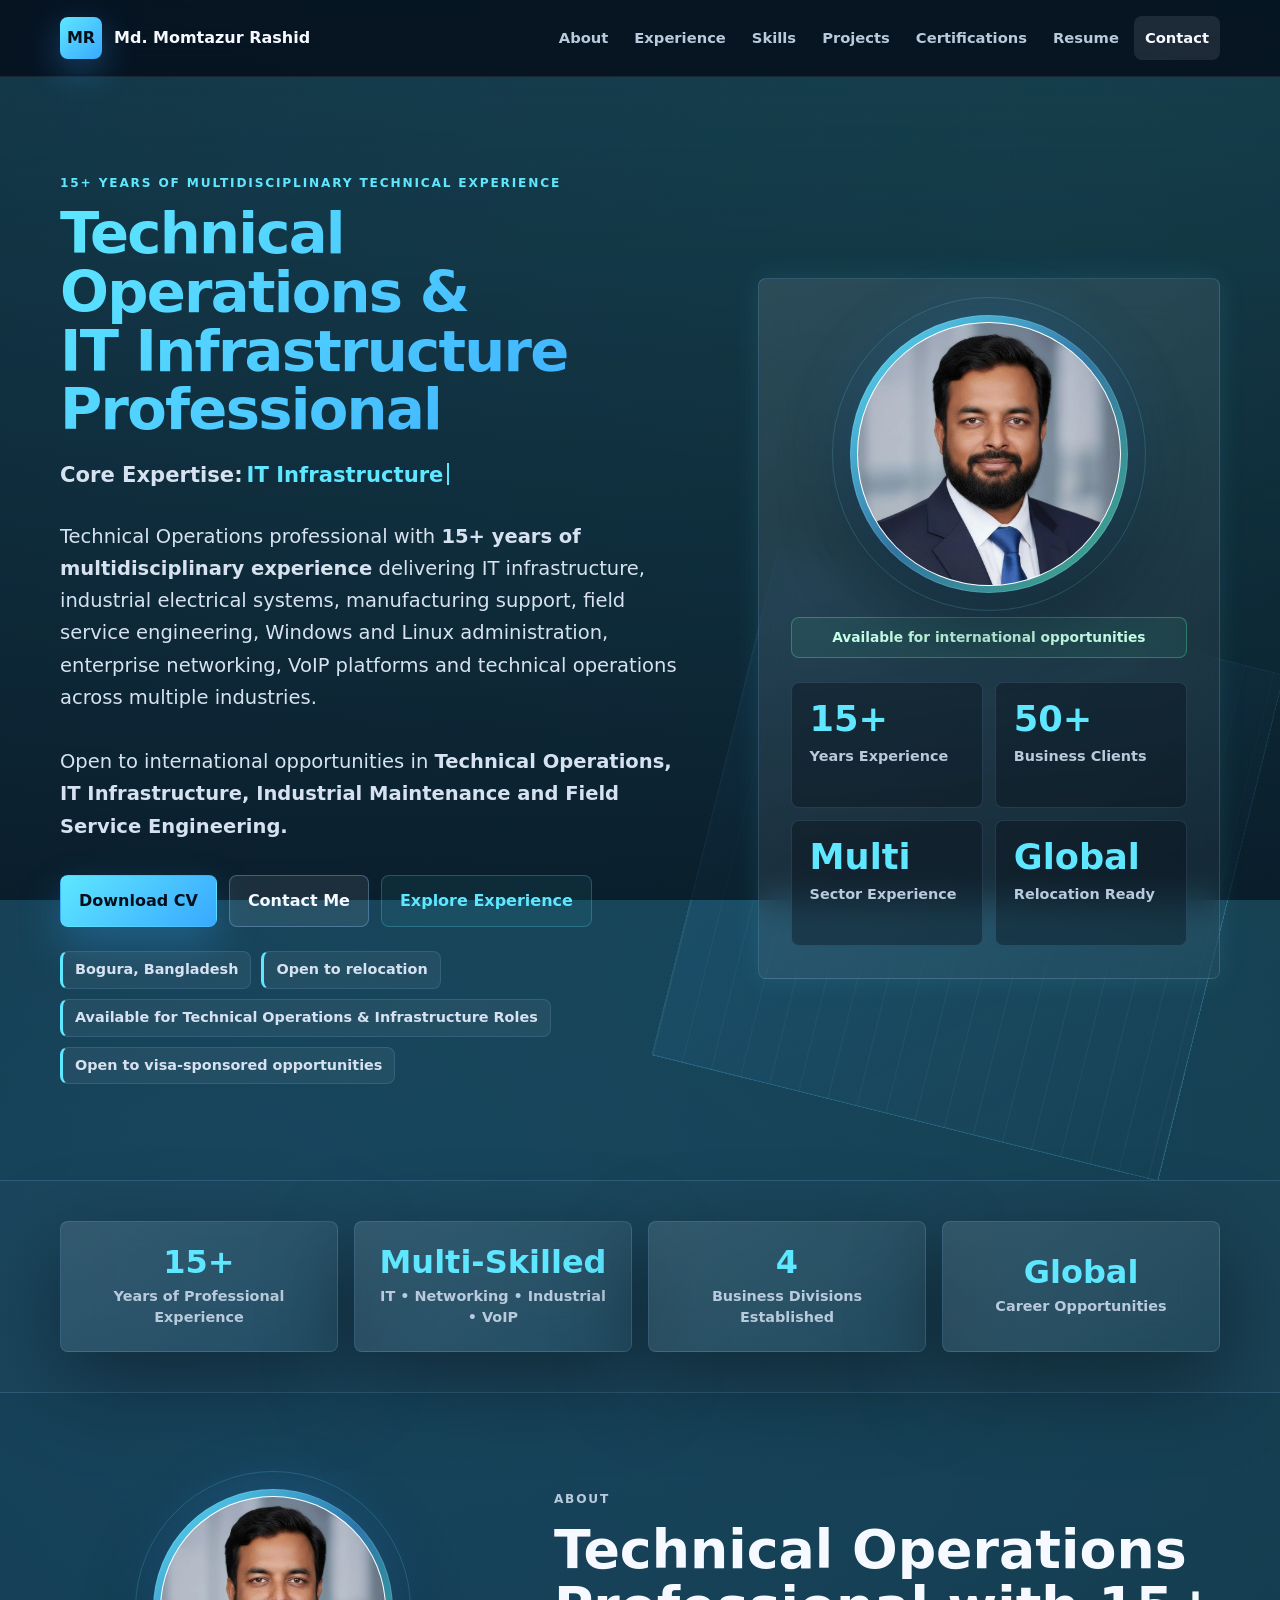
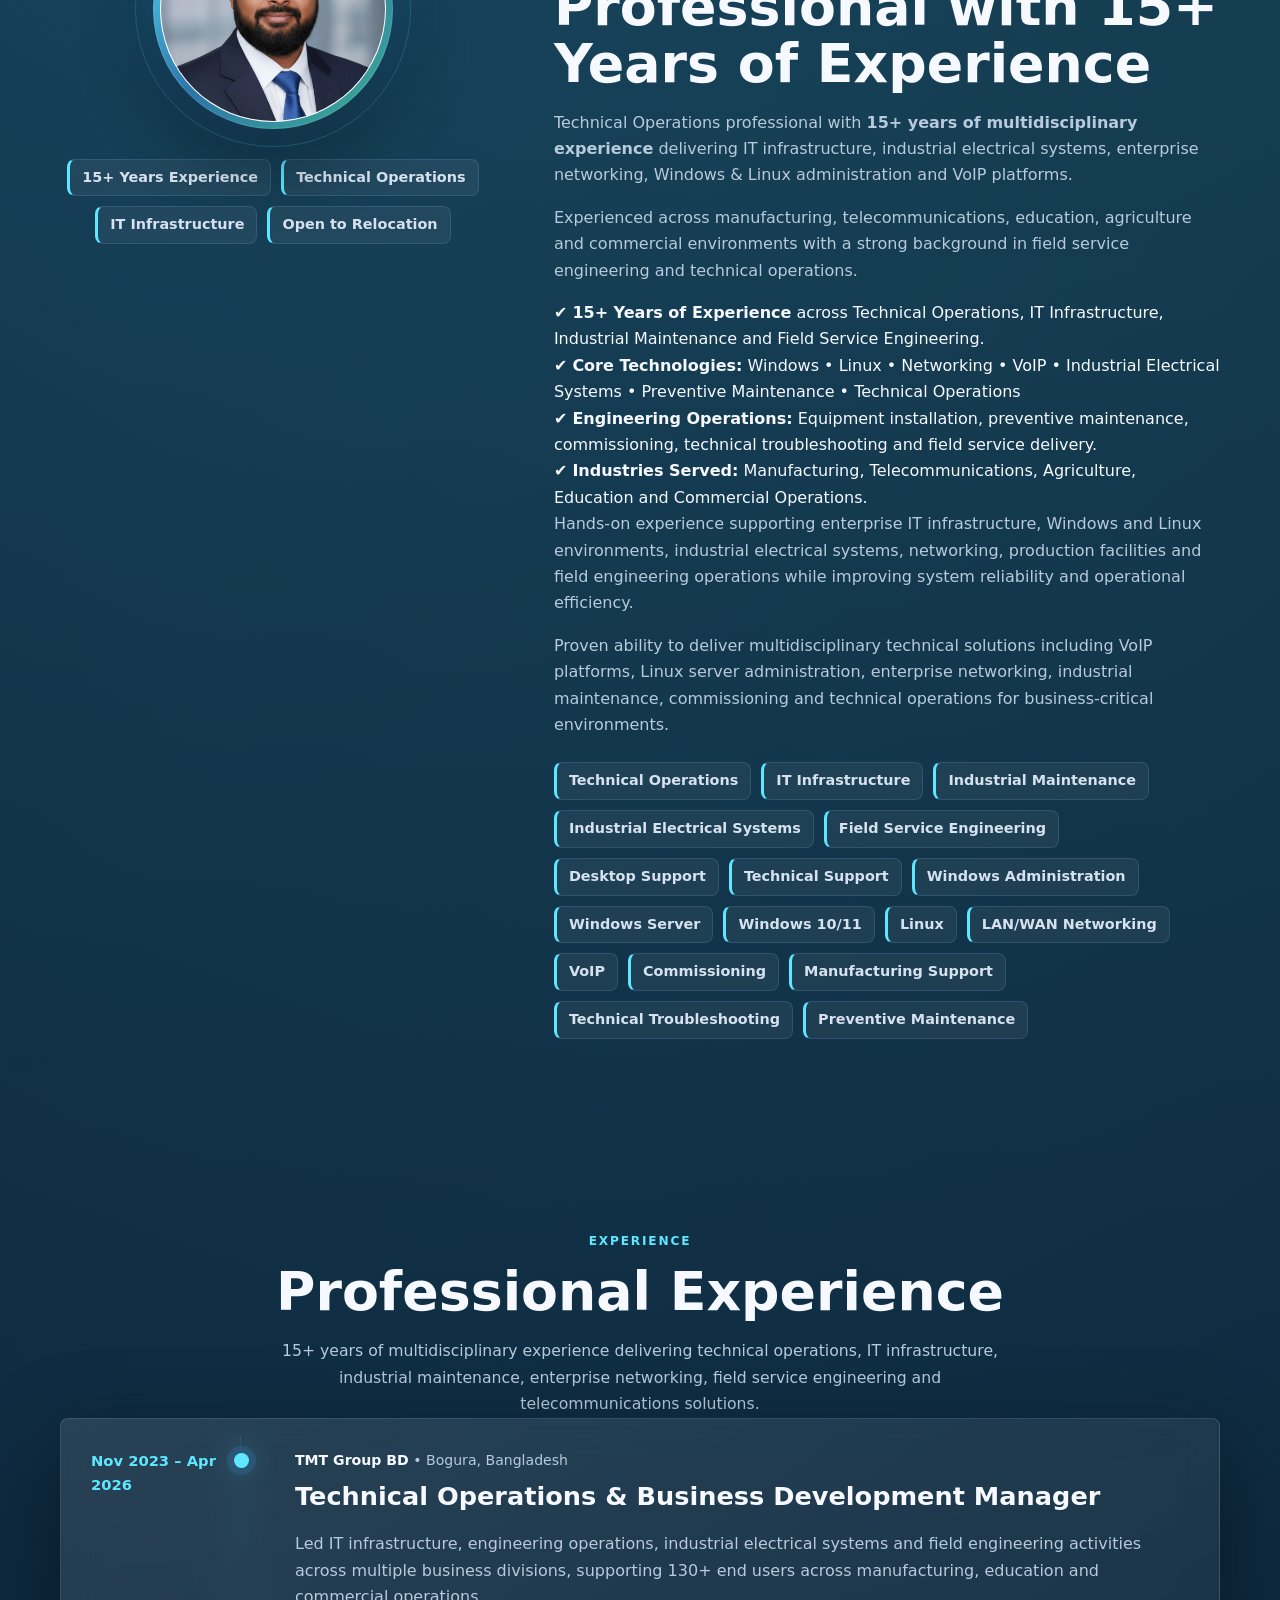
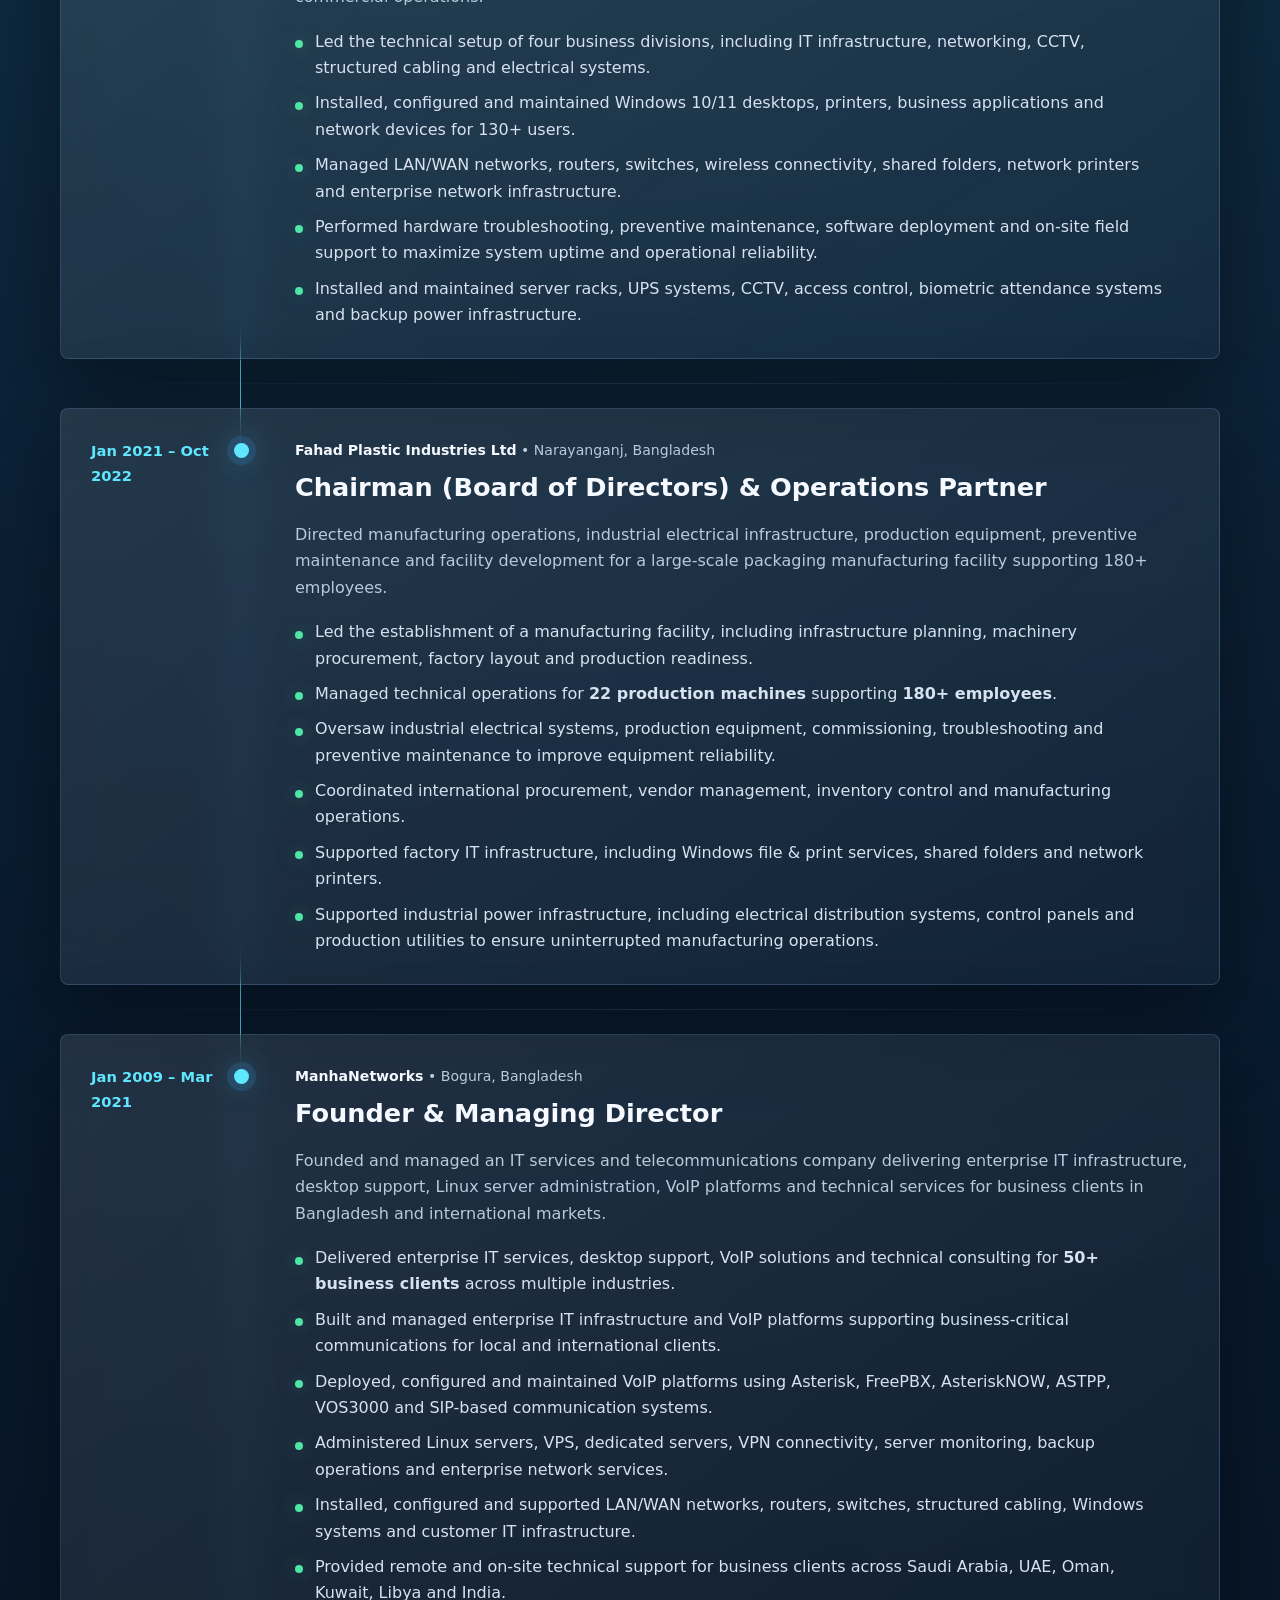
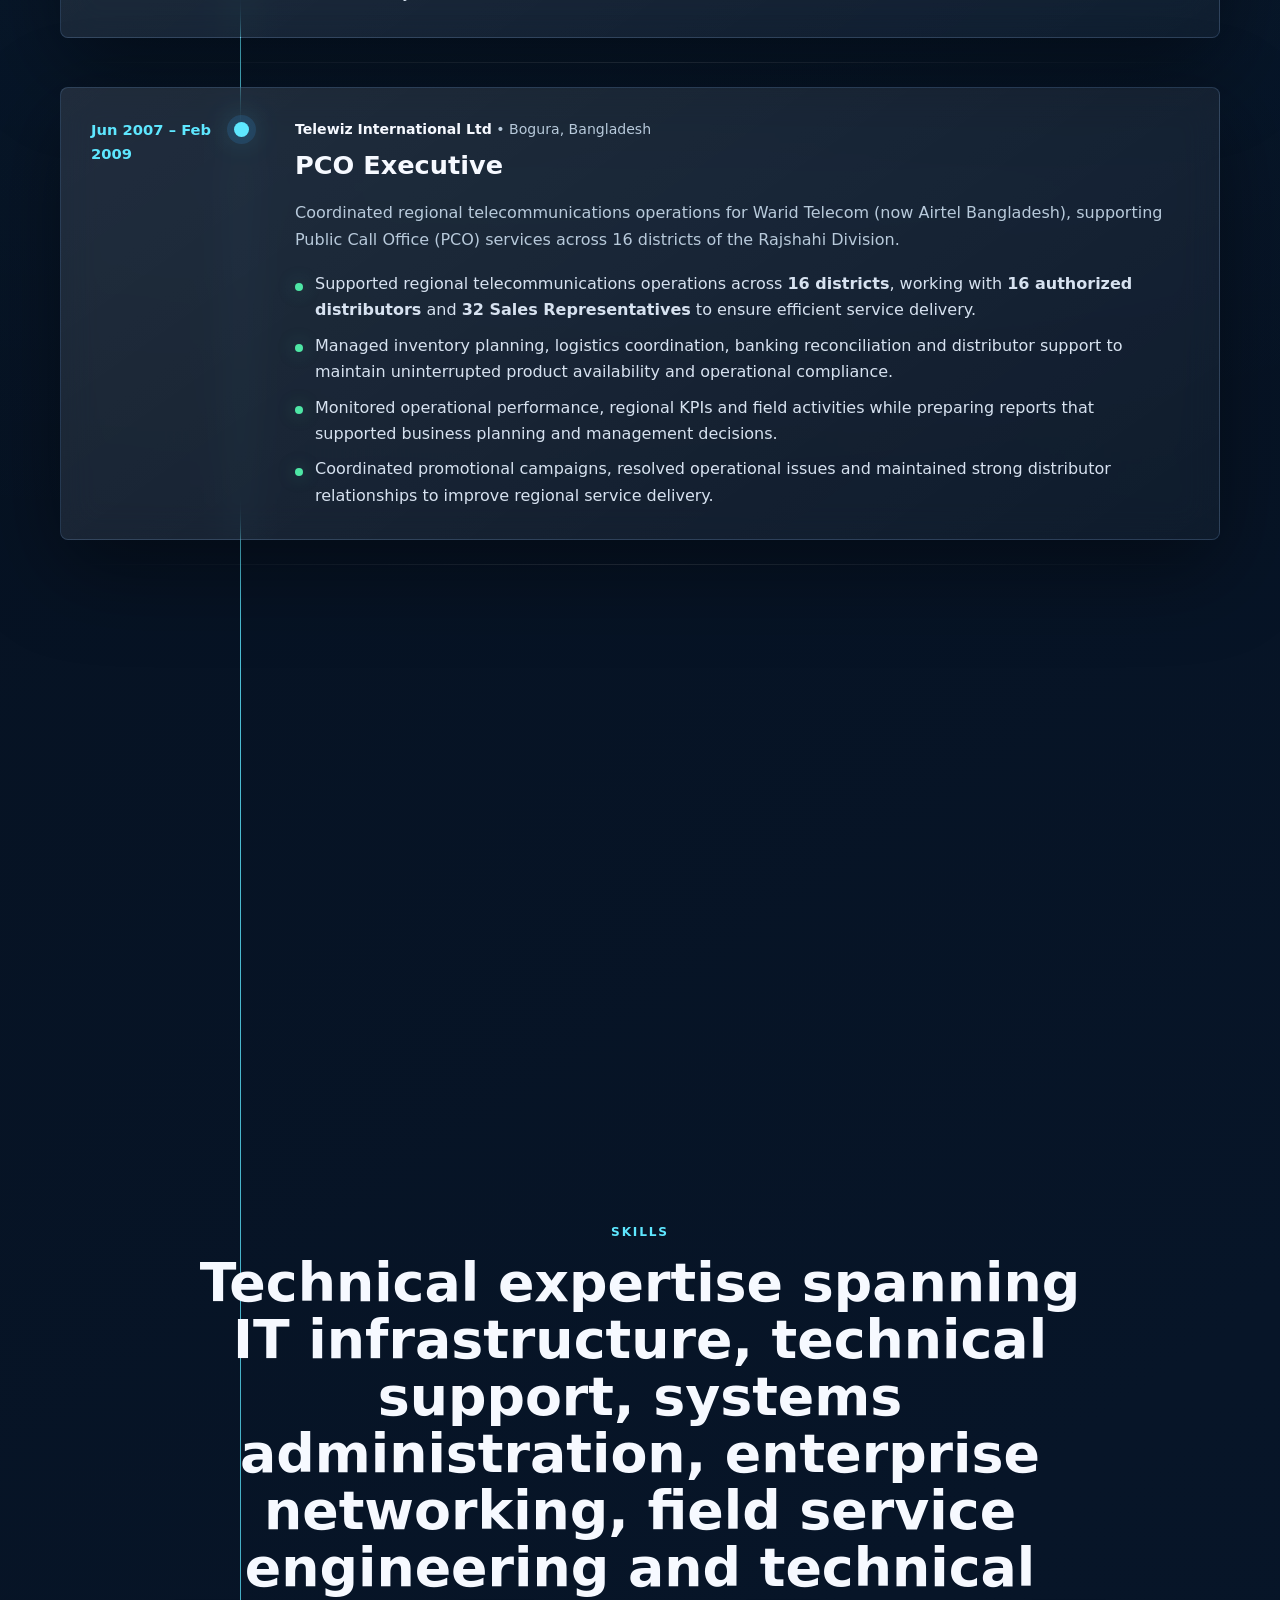
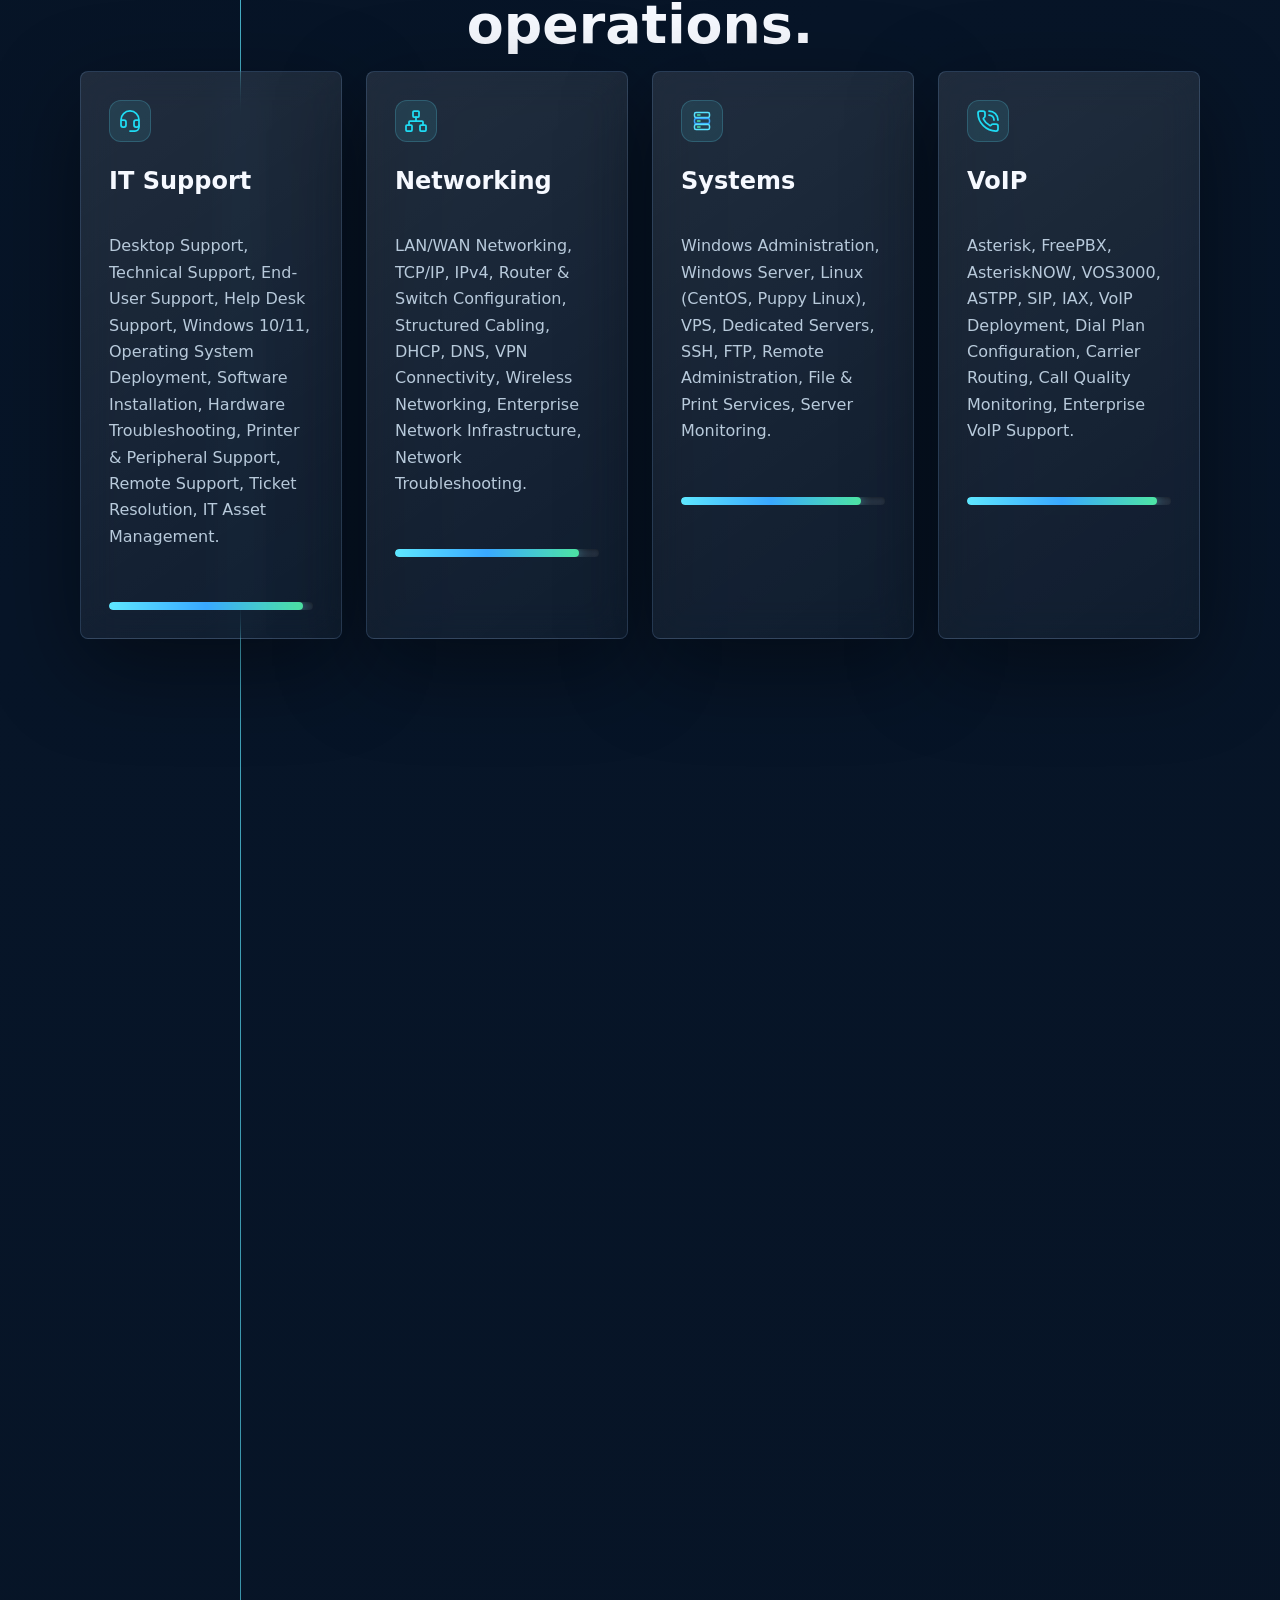
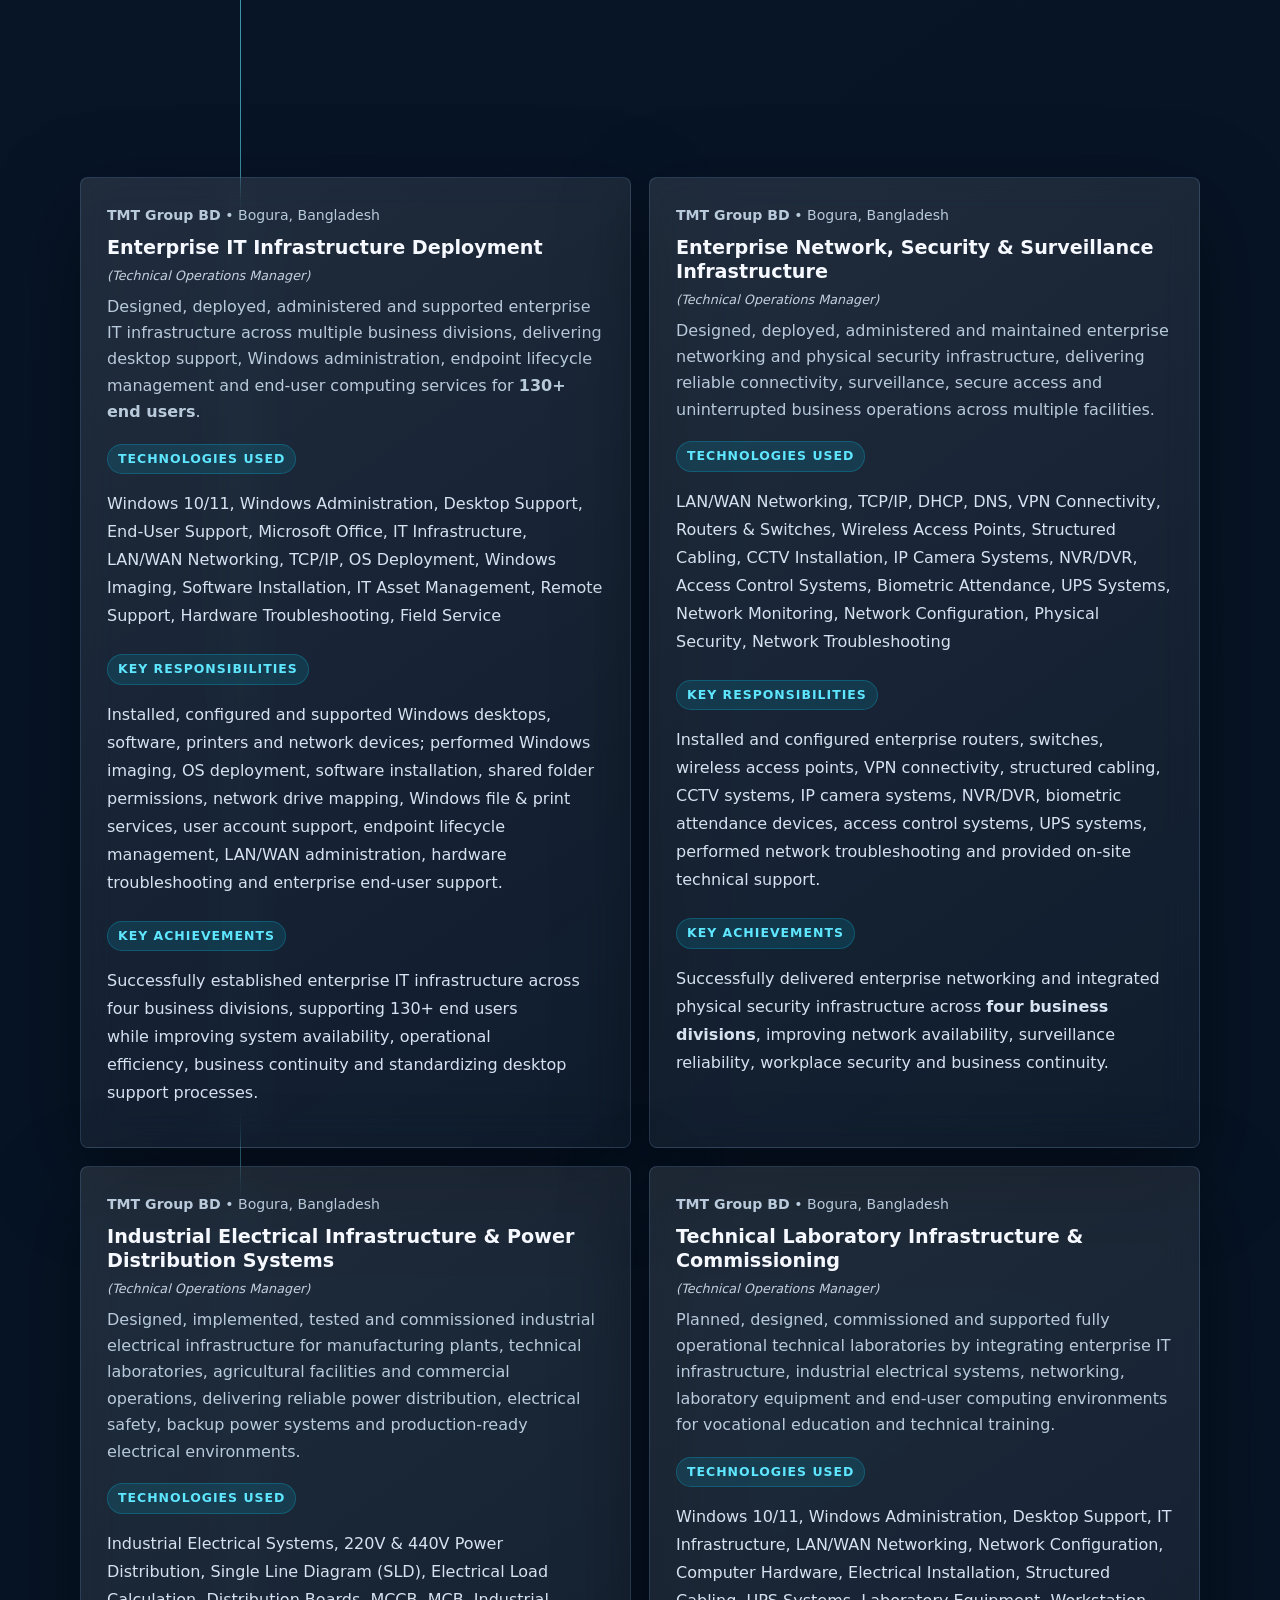
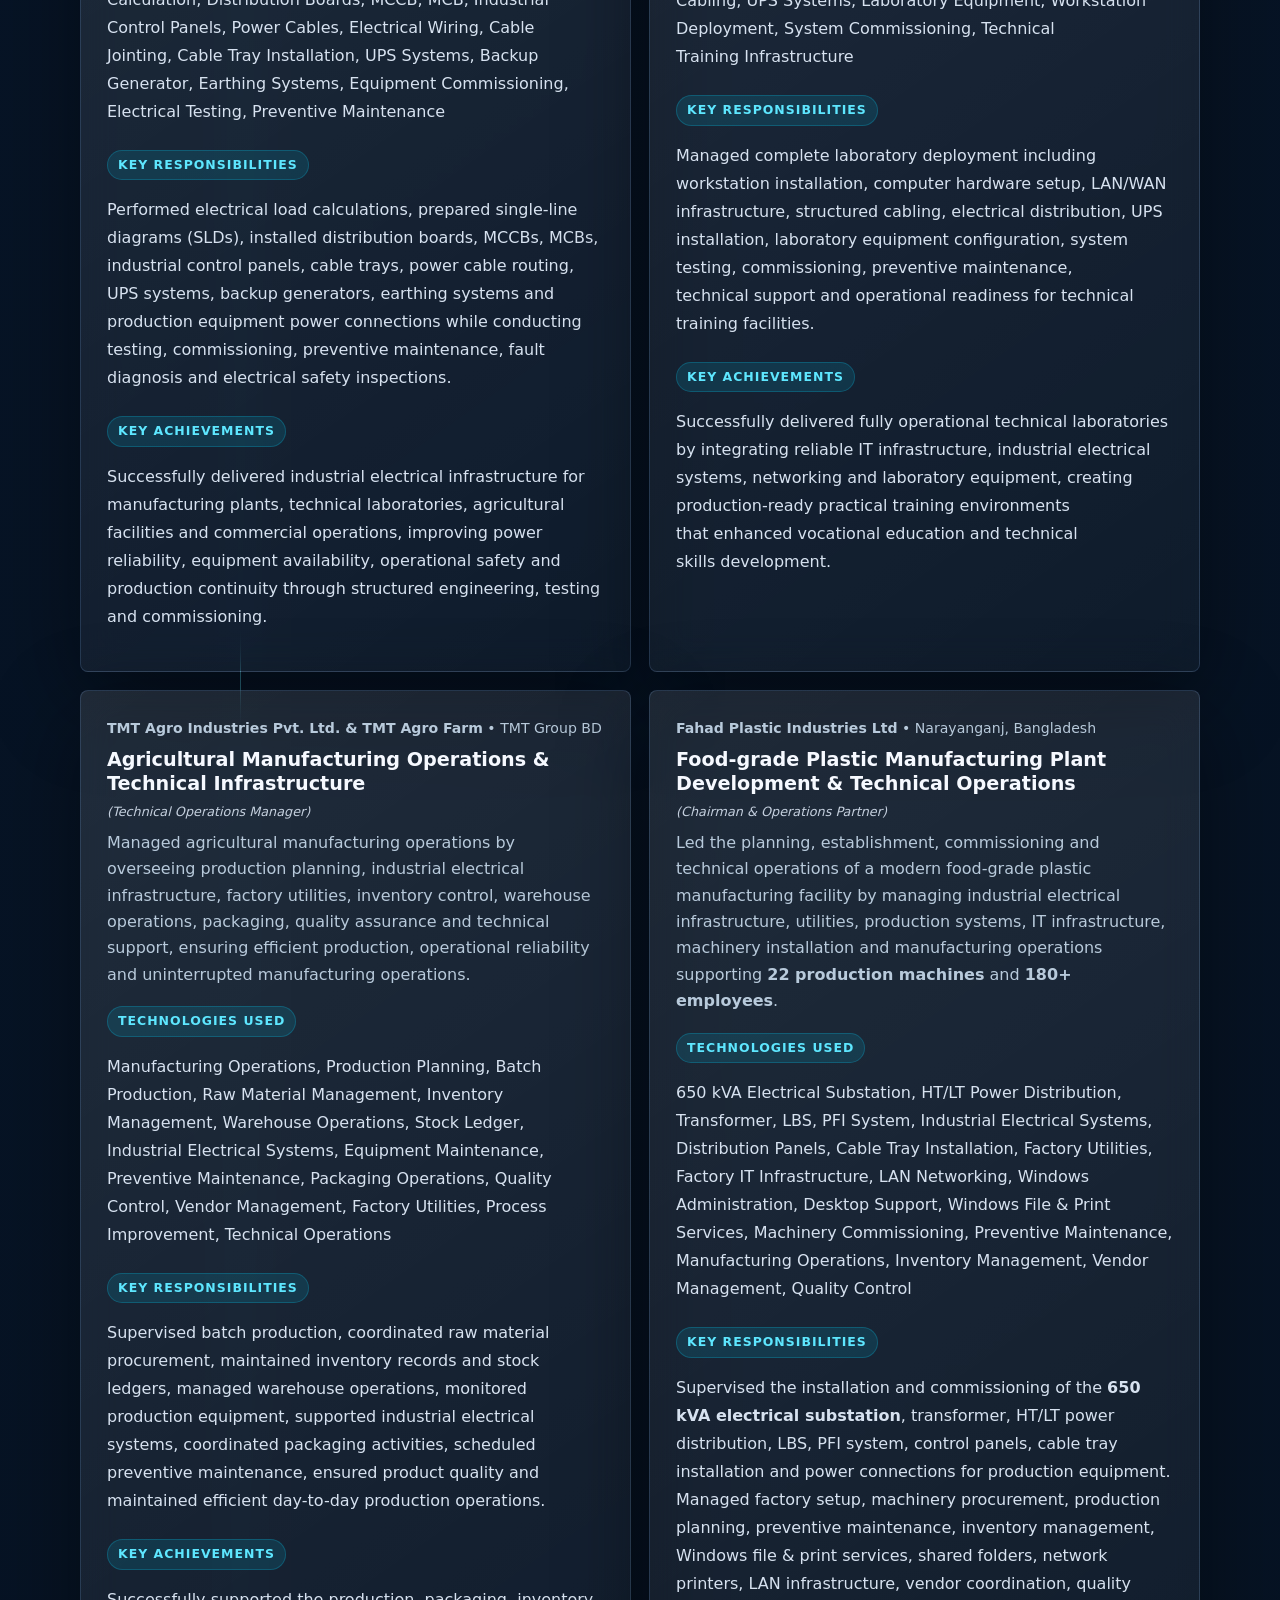
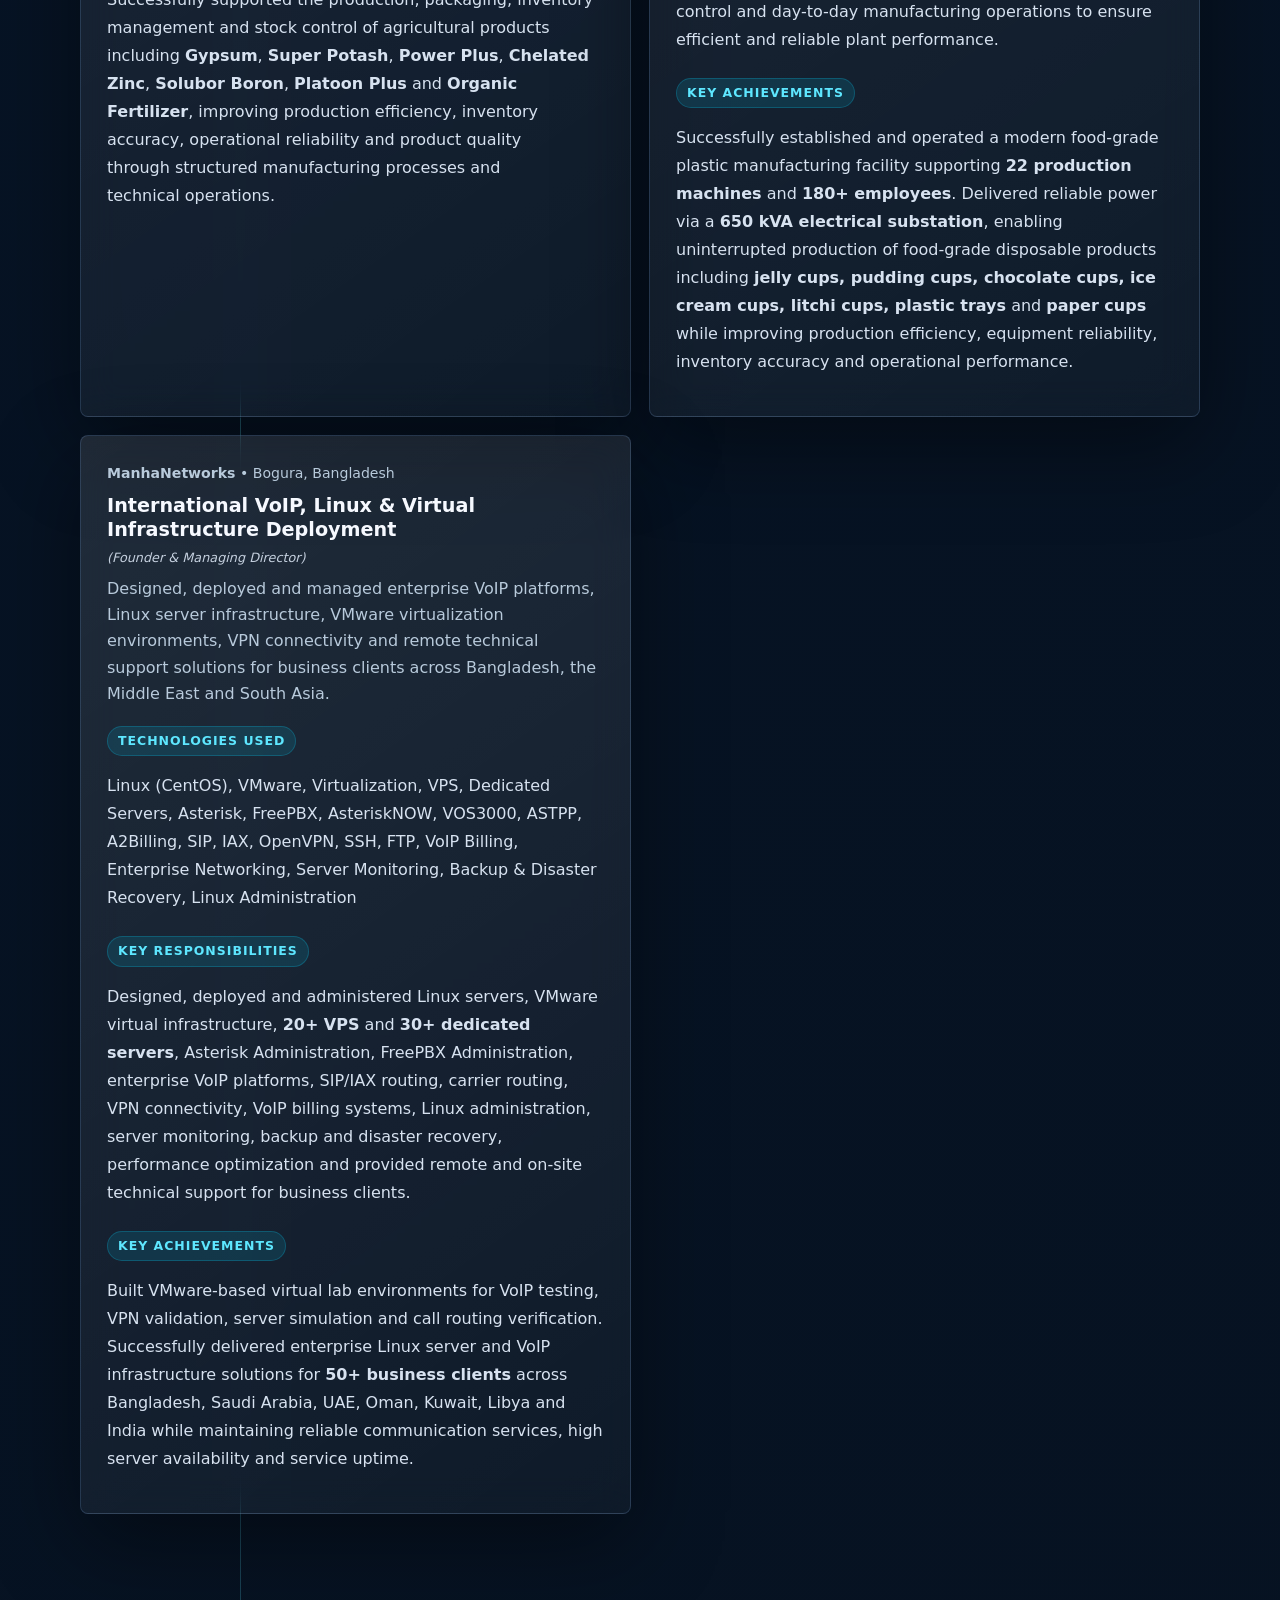
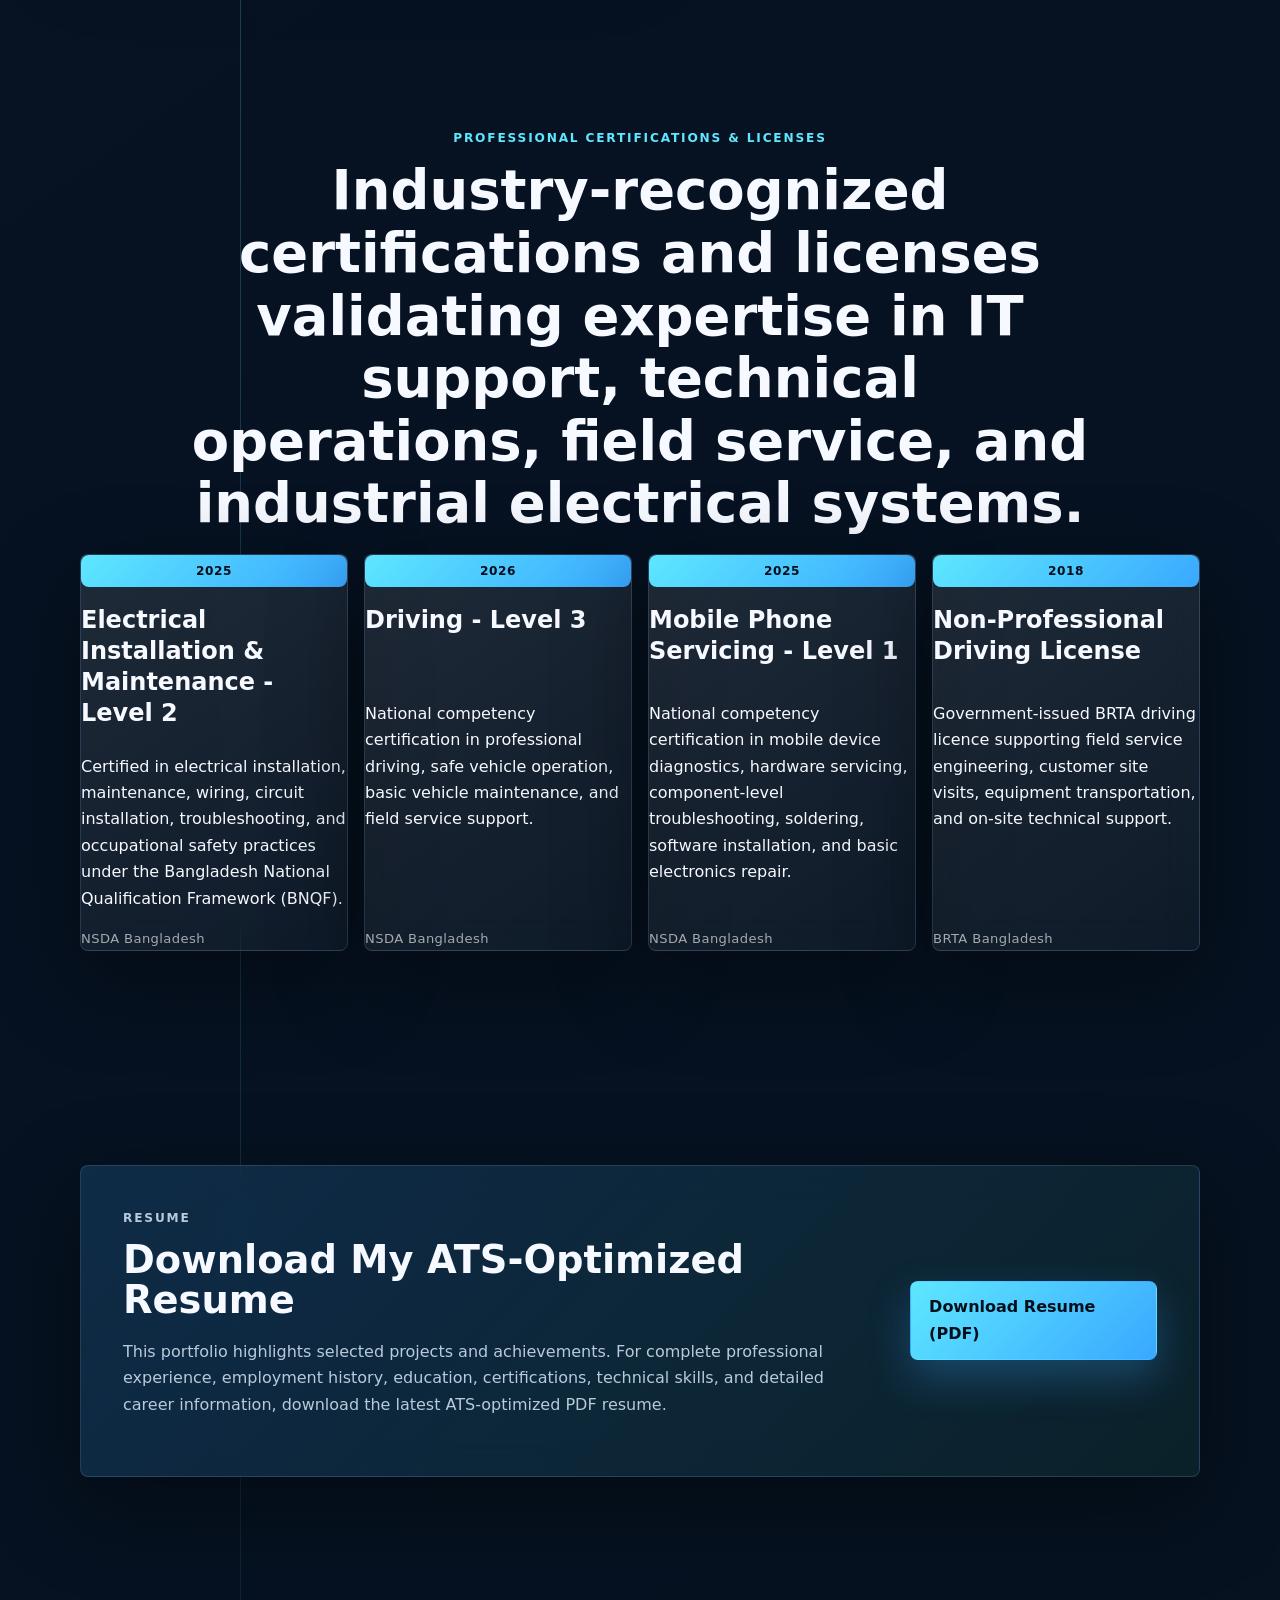
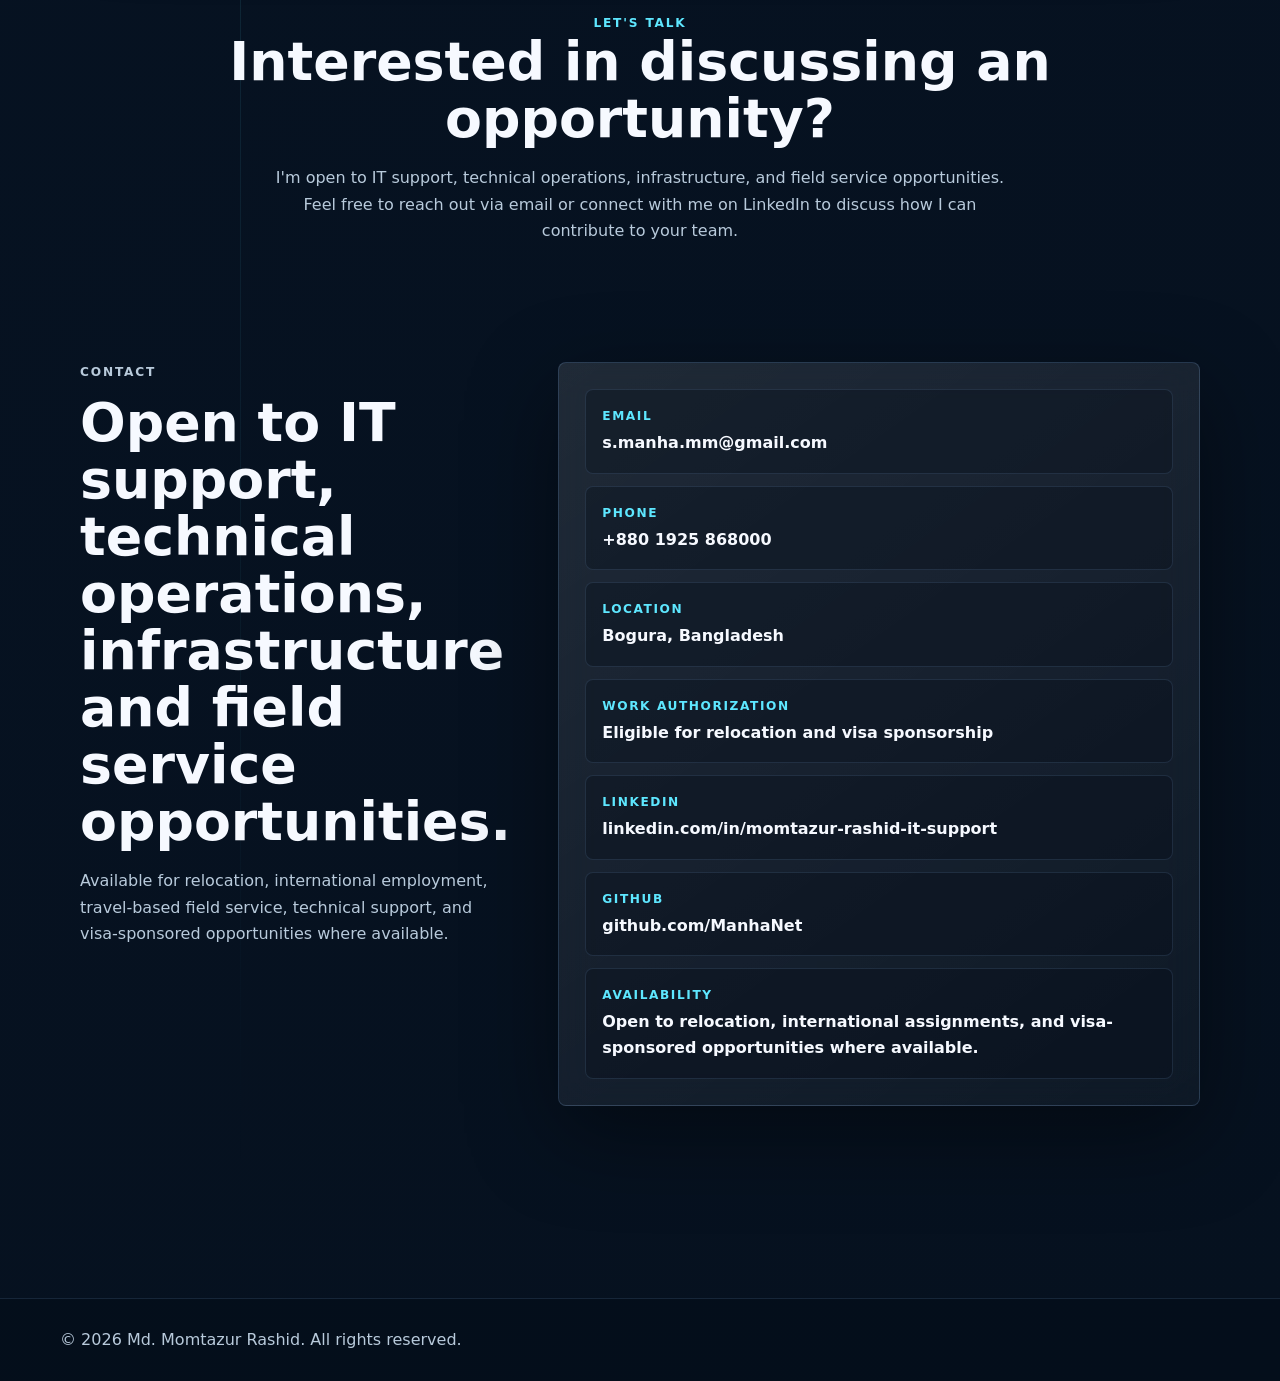
<file: index.html>
<!DOCTYPE html>
<html lang="en">
<head>
<meta charset="UTF-8">
<meta name="viewport" content="width=device-width, initial-scale=1.0">
<meta name="description" content="Technical Operations & IT Infrastructure Professional with 15+ years of experience across IT support, networking, Linux, VoIP, industrial maintenance and field service engineering.">
<meta name="author" content="Md. Momtazur Rashid">
<meta name="robots" content="index, follow, max-image-preview:large">
<meta name="theme-color" content="#06111f">
<meta name="color-scheme" content="dark light">
<meta name="referrer" content="strict-origin-when-cross-origin">
<meta name="apple-mobile-web-app-capable" content="yes">
<meta name="apple-mobile-web-app-status-bar-style" content="black-translucent">
<meta name="apple-mobile-web-app-title" content="Md. Momtazur Rashid">
<meta name="mobile-web-app-capable" content="yes">
<meta name="application-name" content="Md. Momtazur Rashid Portfolio">
<meta name="format-detection" content="telephone=no">
<meta name="google-site-verification" content="gDpEWbF5jIFiAYYFTC6uHlX9bexP4YlXUKVcb75tYiU">
<!-- Open Graph / LinkedIn / Facebook -->
<meta property="og:type" content="website">
<meta property="og:site_name" content="Md. Momtazur Rashid Portfolio">
<meta property="og:title" content="Md. Momtazur Rashid | IT Infrastructure & Technical Operations">
<meta property="og:description" content="Technical Operations & IT Infrastructure Professional with 15+ years of experience in enterprise IT, desktop support, Windows administration, networking, VoIP, industrial maintenance and field service engineering.">
<meta property="og:url" content="https://portfolio.s-manha-mm.workers.dev/">
<meta property="og:image" content="https://portfolio.s-manha-mm.workers.dev/assets/og-image.png">
<meta property="og:image:secure_url" content="https://portfolio.s-manha-mm.workers.dev/assets/og-image.png">
<meta property="og:image:type" content="image/png">
<meta property="og:image:width" content="1200">
<meta property="og:image:height" content="630">
<meta property="og:image:alt" content="Md. Momtazur Rashid - IT Infrastructure & Technical Operations Professional">
<meta property="og:locale" content="en_US">
<!-- Twitter / X -->
<meta name="twitter:card" content="summary_large_image">
<meta name="twitter:title" content="Md. Momtazur Rashid | IT Infrastructure & Technical Operations">
<meta name="twitter:description" content="Technical Operations & IT Infrastructure Professional with 15+ years of experience in enterprise IT, desktop support, Windows administration, networking, VoIP, industrial maintenance and field service engineering.">
<meta name="twitter:image" content="https://portfolio.s-manha-mm.workers.dev/assets/og-image.png">
<meta name="twitter:image:alt" content="Md. Momtazur Rashid - IT Infrastructure & Technical Operations Professional">
  <title>Md. Momtazur Rashid | IT Infrastructure & Technical Operations</title>
  <link rel="canonical" href="https://portfolio.s-manha-mm.workers.dev/">
  <!-- svg -->
<link rel="icon" type="image/svg+xml" href="/assets/icons/favicon.svg">

<!-- png fallback -->
<link rel="icon" type="image/png" sizes="32x32" href="/assets/icons/favicon-32x32.png">

<link rel="icon" type="image/png" sizes="16x16" href="/assets/icons/favicon-16x16.png">
<link rel="manifest" href="/site.webmanifest">
<!-- apple -->
<link rel="apple-touch-icon" href="/assets/icons/apple-touch-icon.png">
  <link rel="preload" 
        href="/assets/images/md-momtazur-rashid-headshot.webp"
        as="image"
        type="image/webp"
        fetchpriority="high">
  <link rel="preload" href="/style.css" as="style">
  <link rel="stylesheet" href="/style.css">
 <script type="application/ld+json">
{
  "@context": "https://schema.org",
  "@type": "Person",
  "@id": "https://portfolio.s-manha-mm.workers.dev/#person",

  "mainEntityOfPage": {
    "@type": "WebPage",
    "@id": "https://portfolio.s-manha-mm.workers.dev/"
  },
  "name": "Md. Momtazur Rashid",
  "jobTitle": "Technical Operations & IT Infrastructure Professional",
  "description": "Technical Operations & IT Infrastructure Professional with 15+ years of experience in enterprise IT, desktop support, Windows administration, networking, VoIP, industrial maintenance and field service engineering.",
  "email": "mailto:s.manha.mm@gmail.com",
  "telephone": "+8801925868000",
  "image": {
  "@type": "ImageObject",
  "url": "https://portfolio.s-manha-mm.workers.dev/assets/images/md-momtazur-rashid-profile.jpg",
  "contentUrl": "https://portfolio.s-manha-mm.workers.dev/assets/images/md-momtazur-rashid-profile.jpg",
  "encodingFormat": "image/jpeg",
  "width": 1200,
  "height": 630,
  "caption": "Professional profile photo of Md. Momtazur Rashid",
  "representativeOfPage": true
},
  "url": "https://portfolio.s-manha-mm.workers.dev/",

"sameAs": [
  "https://www.linkedin.com/in/momtazur-rashid-it-support",
  "https://github.com/ManhaNet"
],

"nationality": {
  "@type": "Country",
  "name": "Bangladesh"
},

"knowsLanguage": [
  "English",
  "Bengali"
],

"contactPoint": {
  "@type": "ContactPoint",
  "contactType": "Professional",
  "url": "https://portfolio.s-manha-mm.workers.dev/",
  "email": "mailto:s.manha.mm@gmail.com",
  "telephone": "+8801925868000",
  "availableLanguage": [
    "English",
    "Bengali"
  ]
},

"hasOccupation": {
  "@type":"Occupation",
  "name":"Technical Operations & IT Infrastructure Professional",
  "occupationLocation":{
      "@type":"Country",
      "name":"Bangladesh"
  }
},

"homeLocation": {
  "@type": "Place",
  "name": "Bogura, Bangladesh"
},

"address": {
    "@type": "PostalAddress",
    "addressLocality": "Bogura",
    "addressCountry": "Bangladesh"
  },
 
  "alumniOf": [
    {
      "@type": "CollegeOrUniversity",
      "name": "Dhaka Polytechnic Institute"
    },
    {
      "@type": "CollegeOrUniversity",
      "name": "National University, Bangladesh"
    }
  ],
  "knowsAbout": [
  "IT Support",
  "Desktop Support",
  "Technical Support",
  "Technical Operations",
  "IT Infrastructure",
  "End-User Support",
  "Windows 10",
  "Windows 11",
  "Windows Administration",
  "Network Infrastructure",
  "LAN/WAN",
  "TCP/IP",
  "DHCP",
  "DNS",
  "Router Configuration",
  "Switch Configuration",
  "Linux Server Administration",
  "VoIP",
  "Asterisk",
  "FreePBX",
  "Hardware Troubleshooting",
  "Printer Support",
  "CCTV Systems",
  "Field Service",
  "Technical Documentation",
  "IT Asset Management",
  "Electrical Installation and Maintenance",
  "Industrial Maintenance",
  "Enterprise IT",
  "IT Infrastructure Management",
  "Windows Deployment",
  "Desktop Lifecycle Management"
],
  "hasCredential": [
    {
      "@type": "EducationalOccupationalCredential",
      "name": "NSDA Certified in Driving Level-3",
      "dateCreated": "2026"
    },
    {
      "@type": "EducationalOccupationalCredential",
      "name": "NSDA Certified in Electrical Installation & Maintenance Level-2",
      "dateCreated": "2025"
    },
    {
      "@type": "EducationalOccupationalCredential",
      "name": "NSDA Certified in Mobile Phone Servicing Level-1",
      "dateCreated": "2025"
    },
    {
  "@type": "EducationalOccupationalCredential",
  "name": "Non-Professional Motor Driving Licence, Bangladesh Road Transport Authority (BRTA)",
  "dateCreated": "2018"
}
  ]
}
</script>
<script type="application/ld+json">
{
  "@context":"https://schema.org",
  "@type":"Organization",
  "@id":"https://portfolio.s-manha-mm.workers.dev/#organization",

  "name":"Md. Momtazur Rashid Portfolio",

  "url":"https://portfolio.s-manha-mm.workers.dev/",

  "logo": {
  "@type": "ImageObject",
  "url": "https://portfolio.s-manha-mm.workers.dev/assets/icons/apple-touch-icon.png",
  "contentUrl": "https://portfolio.s-manha-mm.workers.dev/assets/icons/apple-touch-icon.png",
  "width": 180,
  "height": 180
},

  "image":"https://portfolio.s-manha-mm.workers.dev/assets/images/md-momtazur-rashid-profile.jpg",

  "founder":{
    "@id":"https://portfolio.s-manha-mm.workers.dev/#person"
  },

  "sameAs":[
    "https://www.linkedin.com/in/momtazur-rashid-it-support",
    "https://github.com/ManhaNet"
  ]
}
</script>
<script type="application/ld+json">
{
  "@context":"https://schema.org",
  "@type":"WebSite",
  "@id":"https://portfolio.s-manha-mm.workers.dev/#website",

  "name":"Md. Momtazur Rashid Portfolio",

  "url":"https://portfolio.s-manha-mm.workers.dev/",

  "author":{
    "@id":"https://portfolio.s-manha-mm.workers.dev/#person"
  },

  "publisher":{
    "@id":"https://portfolio.s-manha-mm.workers.dev/#organization"
  }
}
</script>
</head>
<body>
  <div class="page-loader" aria-hidden="true">
    <span></span>
  </div>
  <a class="skip-link" href="#main">Skip to content</a>

  <header class="site-header" id="top">
    <nav class="nav container" aria-label="Primary navigation">
      <a class="brand" href="#top" aria-label="Md. Momtazur Rashid home">
        <span class="brand-mark" aria-hidden="true">MR</span>
        <span class="brand-text">Md. Momtazur Rashid</span>
      </a>
      <button class="nav-toggle" type="button" aria-label="Open navigation" aria-expanded="false" aria-controls="nav-menu">
        <span></span>
        <span></span>
        <span></span>
      </button>
      <ul class="nav-menu" id="nav-menu">
        <li><a href="#about">About</a></li>
        <li><a href="#experience">Experience</a></li>
        <li><a href="#skills">Skills</a></li>
        <li><a href="#projects">Projects</a></li>
        <li><a href="#certifications">Certifications</a></li>
        <li><a href="#resume">Resume</a></li>
        <li><a href="#contact">Contact</a></li>
      </ul>
    </nav>
  </header>

  <main id="main" tabindex="-1">
    <section class="hero section" aria-labelledby="hero-title">
      <div class="container hero-grid">
        <div class="hero-copy reveal">
          <p class="eyebrow">15+ Years of Multidisciplinary Technical Experience</p>
        <h1 id="hero-title">
  Technical Operations &<br>
  IT Infrastructure<br>
  Professional
</h1>
          <p class="typing-line" aria-live="polite">
  <span>Core Expertise: </span>
  <span class="typing-text"
        data-words="Technical Operations,IT Infrastructure,Industrial Maintenance,Field Service Engineering,Windows & Linux,VoIP Systems">
    Technical Operations
  </span>
</p>
          <p class="hero-lede">
Technical Operations professional with <strong>15+ years of multidisciplinary experience</strong> delivering IT infrastructure, industrial electrical systems, manufacturing support, field service engineering, Windows and Linux administration, enterprise networking, VoIP platforms and technical operations across multiple industries.
<br><br>
Open to international opportunities in <strong>Technical Operations, IT Infrastructure, Industrial Maintenance and Field Service Engineering.</strong>
</p>
          <div class="hero-actions" aria-label="Primary actions">
            <a class="btn btn-primary" href="assets/resume/Md_Momtazur_Rashid_Resume.pdf" download type="application/pdf">Download CV</a>
            <a class="btn btn-secondary" href="#contact">Contact Me</a>
            <a class="btn btn-ghost" href="#experience">Explore Experience</a>
          </div>
          <ul class="hero-meta" aria-label="Professional availability">
            <li>Bogura, Bangladesh</li>
            <li>Open to relocation</li>
            <li>Available for Technical Operations & Infrastructure Roles</li>
            <li>Open to visa-sponsored opportunities</li>
          </ul>
        </div>

        <aside class="hero-panel glass-card reveal" aria-label="Professional profile snapshot">
          <picture class="profile-photo hero-photo">
            <source srcset="assets/images/md-momtazur-rashid-headshot.webp" type="image/webp">
            <img src="assets/images/md-momtazur-rashid-headshot.jpg" alt="Md. Momtazur Rashid - Technical Operations Professional" width="720" height="720" decoding="async" fetchpriority="high">
          </picture>
          <div class="status-pill">Available for international opportunities</div>
          <div class="metric-grid">
  <div>
    <strong>15+</strong>
    <span>Years Experience</span>
  </div>

  <div>
    <strong>50+</strong>
    <span>Business Clients</span>
  </div>

  <div>
    <strong>Multi</strong>
    <span>Sector Experience</span>
</div>

  <div>
    <strong>Global</strong>
    <span>Relocation Ready</span>
  </div>
</div>
        </aside>
      </div>
    </section>

    <section class="stats-section">
  <div class="container">
    <div class="stats-grid">

      <div class="stat-card glass-card reveal">
        <strong class="stat-value">15+</strong>
        <span class="stat-label">Years of Professional Experience</span>
      </div>

      <div class="stat-card glass-card reveal">
        <strong class="stat-value">Multi-Skilled</strong>
        <span class="stat-label">IT • Networking • Industrial • VoIP</span>
      </div>

      <div class="stat-card glass-card reveal">
        <strong class="stat-value">4</strong>
        <span class="stat-label">Business Divisions Established</span>
      </div>

      <div class="stat-card glass-card reveal">
        <strong class="stat-value">Global</strong>
        <span class="stat-label">Career Opportunities</span>
      </div>

    </div>
  </div>
</section>

    <section class="section about" id="about" aria-labelledby="about-title">
  <div class="container about-grid">

    <div class="about-visual reveal">
      <picture class="profile-photo about-photo">
        <source srcset="assets/images/md-momtazur-rashid-headshot.webp" type="image/webp">
        <img src="assets/images/md-momtazur-rashid-headshot.jpg"
             alt="Md. Momtazur Rashid - Technical Operations Professional"
             width="720"
             height="720"
             loading="lazy"
             decoding="async">
      </picture>

      <div class="about-badges" aria-label="Key career strengths">
        <span>15+ Years Experience</span>
        <span>Technical Operations</span>
        <span>IT Infrastructure</span>
        <span>Open to Relocation</span>
      </div>
    </div>

    <div class="about-content reveal">
      <p class="eyebrow">About</p>

      <h2 id="about-title">
        Technical Operations Professional with 15+ Years of Experience
      </h2>

      <p>
Technical Operations professional with <strong>15+ years of multidisciplinary experience</strong> delivering IT infrastructure, industrial electrical systems, enterprise networking, Windows & Linux administration and VoIP platforms.
</p>

<p>
Experienced across manufacturing, telecommunications, education, agriculture and commercial environments with a strong background in field service engineering and technical operations.
</p>

      <div class="about-highlights">

  <div class="about-highlight-item">
    <span class="highlight-check" aria-hidden="true">✔</span>
    <strong>15+ Years of Experience</strong> across Technical Operations, IT Infrastructure, Industrial Maintenance and Field Service Engineering.
  </div>

  <div class="about-highlight-item">
    <span class="highlight-check" aria-hidden="true">✔</span>
   <strong>Core Technologies:</strong>
    Windows • Linux • Networking • VoIP • Industrial Electrical Systems • Preventive Maintenance • Technical Operations
  </div>

  <div class="about-highlight-item">
    <span class="highlight-check" aria-hidden="true">✔</span>
   <strong>Engineering Operations:</strong>
    Equipment installation, preventive maintenance, commissioning, technical troubleshooting and field service delivery.
  </div>

  <div class="about-highlight-item">
    <span class="highlight-check" aria-hidden="true">✔</span>
    <strong>Industries Served:</strong>
Manufacturing, Telecommunications, Agriculture, Education and Commercial Operations.
  </div>

</div>

      <p>
Hands-on experience supporting enterprise IT infrastructure, Windows and Linux environments, industrial electrical systems, networking, production facilities and field engineering operations while improving system reliability and operational efficiency.
</p>

      <p>
Proven ability to deliver multidisciplinary technical solutions including VoIP platforms, Linux server administration, enterprise networking, industrial maintenance, commissioning and technical operations for business-critical environments.
</p>

      <ul class="keyword-cloud" aria-label="Recruiter keyword highlights">
        <li>Technical Operations</li>
        <li>IT Infrastructure</li>
        <li>Industrial Maintenance</li>
        <li>Industrial Electrical Systems</li>
        <li>Field Service Engineering</li>
        <li>Desktop Support</li>
        <li>Technical Support</li>
        <li>Windows Administration</li>
        <li>Windows Server</li>
        <li>Windows 10/11</li>
        <li>Linux</li>
        <li>LAN/WAN Networking</li>
        <li>VoIP</li>
        <li>Commissioning</li>
        <li>Manufacturing Support</li>
        <li>Technical Troubleshooting</li>
        <li>Preventive Maintenance</li>
      </ul>
    </div>

  </div>
</section>

    <section class="section experience" id="experience" aria-labelledby="experience-title">
      <div class="container">
        <div class="section-heading centered reveal">
          <p class="eyebrow">Experience</p>
          <h2 id="experience-title">
Professional Experience
</h2>

<p class="section-subtitle">
15+ years of multidisciplinary experience delivering technical operations, IT infrastructure, industrial maintenance, enterprise networking, field service engineering and telecommunications solutions.
</p>
</div>

<div class="timeline">
<article class="timeline-item glass-card reveal">
  <time class="timeline-date" datetime="2023-11">
  Nov 2023 – Apr 2026
</time>
  <div class="timeline-body">
    <p class="role-label">
  <strong>TMT Group BD</strong> • Bogura, Bangladesh
</p>
    <h3>Technical Operations & Business Development Manager</h3>

    <p>
      Led IT infrastructure, engineering operations, industrial electrical systems and field engineering activities across multiple business divisions, supporting 130+ end users across manufacturing, education and commercial operations.
    </p>

    <ul class="achievement-list">
      <li>Led the technical setup of four business divisions, including IT infrastructure, networking, CCTV, structured cabling and electrical systems.</li>

      <li>Installed, configured and maintained Windows 10/11 desktops, printers, business applications and network devices for 130+ users.</li>

      <li>Managed LAN/WAN networks, routers, switches, wireless connectivity, shared folders, network printers and enterprise network infrastructure.</li>

      <li>Performed hardware troubleshooting, preventive maintenance, software deployment and on-site field support to maximize system uptime and operational reliability.</li>
      
      <li>Installed and maintained server racks, UPS systems, CCTV, access control, biometric attendance systems and backup power infrastructure.</li>
    </ul>
  </div>
</article>
<hr class="timeline-divider">

<article class="timeline-item glass-card reveal">
  <time class="timeline-date" datetime="2021-01">
    Jan 2021 – Oct 2022
  </time>

  <div class="timeline-body">

    <p class="role-label">
      <strong>Fahad Plastic Industries Ltd</strong> • Narayanganj, Bangladesh
    </p>

    <h3>Chairman (Board of Directors) & Operations Partner</h3>

    <p>
      Directed manufacturing operations, industrial electrical infrastructure, production equipment, preventive maintenance and facility development for a large-scale packaging manufacturing facility supporting 180+ employees.
    </p>

    <ul class="achievement-list">

      <li>Led the establishment of a manufacturing facility, including infrastructure planning, machinery procurement, factory layout and production readiness.</li>

      <li>Managed technical operations for <strong>22 production machines</strong> supporting <strong>180+ employees</strong>.</li>

      <li>Oversaw industrial electrical systems, production equipment, commissioning, troubleshooting and preventive maintenance to improve equipment reliability.</li>

      <li>Coordinated international procurement, vendor management, inventory control and manufacturing operations.</li>

      <li>Supported factory IT infrastructure, including Windows file & print services, shared folders and network printers.</li>
      
      <li>Supported industrial power infrastructure, including electrical distribution systems, control panels and production utilities to ensure uninterrupted manufacturing operations.</li>
    </ul>

  </div>
</article>
<hr class="timeline-divider">
          <article class="timeline-item glass-card reveal">
  <time class="timeline-date" datetime="2009-01">
  Jan 2009 – Mar 2021
</time>

  <div class="timeline-body">

    <p class="role-label">
  <strong>ManhaNetworks</strong> • Bogura, Bangladesh
</p>

    <h3>Founder & Managing Director</h3>

    <p>
  Founded and managed an IT services and telecommunications company delivering enterprise IT infrastructure, desktop support, Linux server administration, VoIP platforms and technical services for business clients in Bangladesh and international markets.
</p>

    <ul class="achievement-list">

      <li>Delivered enterprise IT services, desktop support, VoIP solutions and technical consulting for <strong>50+ business clients</strong> across multiple industries.</li>

      <li>Built and managed enterprise IT infrastructure and VoIP platforms supporting business-critical communications for local and international clients.</li>

      <li>Deployed, configured and maintained VoIP platforms using Asterisk, FreePBX, AsteriskNOW, ASTPP, VOS3000 and SIP-based communication systems.</li>

      <li>Administered Linux servers, VPS, dedicated servers, VPN connectivity, server monitoring, backup operations and enterprise network services.</li>

      <li>Installed, configured and supported LAN/WAN networks, routers, switches, structured cabling, Windows systems and customer IT infrastructure.</li>

      <li>Provided remote and on-site technical support for business clients across Saudi Arabia, UAE, Oman, Kuwait, Libya and India.</li>

    </ul>

  </div>
</article>
<hr class="timeline-divider">
          <article class="timeline-item glass-card reveal">
  <time class="timeline-date" datetime="2007-06">
  Jun 2007 – Feb 2009
</time>

  <div class="timeline-body">

    <p class="role-label">
  <strong>Telewiz International Ltd</strong> • Bogura, Bangladesh
</p>

    <h3>PCO Executive</h3>

    <p>
      Coordinated regional telecommunications operations for Warid Telecom (now Airtel Bangladesh), supporting Public Call Office (PCO) services across 16 districts of the Rajshahi Division.
    </p>

    <ul class="achievement-list">
      <li>Supported regional telecommunications operations across <strong>16 districts</strong>, working with <strong>16 authorized distributors</strong> and <strong>32 Sales Representatives</strong> to ensure efficient service delivery.</li>

      <li>Managed inventory planning, logistics coordination, banking reconciliation and distributor support to maintain uninterrupted product availability and operational compliance.</li>

      <li>Monitored operational performance, regional KPIs and field activities while preparing reports that supported business planning and management decisions.</li>

      <li>Coordinated promotional campaigns, resolved operational issues and maintained strong distributor relationships to improve regional service delivery.</li>
    </ul>

  </div>
</article>
<hr class="timeline-divider">
    <article class="timeline-item glass-card reveal">
  <time class="timeline-date" datetime="2006-03">
  Mar 2006 – May 2007
</time>

  <div class="timeline-body">
    <p class="role-label">
  <strong>Hamid Tellular</strong> • Bogura, Bangladesh
</p>

    <h3>Transaction Manager</h3>

    <p>
Managed regional sales operations, inventory control, product distribution, logistics coordination and business transaction management for an authorized Banglalink distributor across Bogura District.
</p>

    <ul class="achievement-list">
      <li>Led and supervised <strong>22 Sales Representatives</strong> across <strong>12 upazilas</strong>, improving territory coverage, operational efficiency and sales execution.</li>

      <li>Managed inventory control, product distribution, cash reconciliation, payment verification and stock accuracy to ensure uninterrupted business operations.</li>

      <li>Monitored sales performance, field activities, operational KPIs and prepared management reports to support planning and decision-making.</li>

      <li>Coordinated promotional campaigns, logistics, distributor support and product training to improve regional sales performance and customer service.</li>

      <li>Led the Bogura District sales team to achieve the <strong>#1 nationwide ranking</strong> among Banglalink distributors for sales target achievement through strong leadership and operational excellence.</li>
    </ul>
  </div>
</article>

    <section class="section skills" id="skills" aria-labelledby="skills-title">
      <div class="container">
        <div class="section-heading centered reveal">
          <p class="eyebrow">Skills</p>
          <h2 id="skills-title">
            Technical expertise spanning IT infrastructure, technical support, systems administration, enterprise networking, field service engineering and technical operations.
          </h2>
        </div>

        <div class="skills-grid">
          <article class="skill-card glass-card reveal">
            <img src="assets/icons/headset.svg" alt="" aria-hidden="true" loading="lazy">
            <h3>IT Support</h3>
            <p>Desktop Support, Technical Support, End-User Support, Help Desk Support, Windows 10/11, Operating System Deployment, Software Installation, Hardware Troubleshooting, Printer & Peripheral Support, Remote Support, Ticket Resolution, IT Asset Management.</p>
            <div class="skill-meter" style="--level: 95%"><span></span></div>
          </article>
          <article class="skill-card glass-card reveal">
            <img src="assets/icons/network.svg" alt="" aria-hidden="true" loading="lazy">
            <h3>Networking</h3>
            <p>LAN/WAN Networking, TCP/IP, IPv4, Router & Switch Configuration, Structured Cabling, DHCP, DNS, VPN Connectivity, Wireless Networking, Enterprise Network Infrastructure, Network Troubleshooting.</p>
            <div class="skill-meter" style="--level: 90%"><span></span></div>
          </article>
          <article class="skill-card glass-card reveal">
            <img src="assets/icons/server.svg" alt="" aria-hidden="true" loading="lazy">
            <h3>Systems</h3>
            <p>Windows Administration, Windows Server, Linux (CentOS, Puppy Linux), VPS, Dedicated Servers, SSH, FTP, Remote Administration, File & Print Services, Server Monitoring.</p>
            <div class="skill-meter" style="--level: 88%"><span></span></div>
          </article>
          <article class="skill-card glass-card reveal">
            <img src="assets/icons/phone-call.svg" alt="" aria-hidden="true" loading="lazy">
            <h3>VoIP</h3>
            <p>Asterisk, FreePBX, AsteriskNOW, VOS3000, ASTPP, SIP, IAX, VoIP Deployment, Dial Plan Configuration, Carrier Routing, Call Quality Monitoring, Enterprise VoIP Support.</p>
        <div class="skill-meter" style="--level: 93%"><span></span></div>
          </article>
          <article class="skill-card glass-card reveal">
            <img src="assets/icons/electrical.svg" alt="" aria-hidden="true" loading="lazy">
            <h3>Electrical</h3>
            <p>Industrial Electrical Systems, Electrical Installation, Industrial Maintenance, Preventive Maintenance, Electrical Troubleshooting, Panel Boards, Cable Trays, Wiring, CCTV Installation, Electrical Safety.</p>
          <div class="skill-meter" style="--level: 85%">
        <span></span>    
          </div>
          </article>
          <article class="skill-card glass-card reveal">
            <img src="assets/icons/wrench.svg" alt="" aria-hidden="true" loading="lazy">
            <h3>Field Service</h3>
            <p>Equipment Installation, Equipment Diagnostics, Commissioning, Break/Fix Support, Preventive Maintenance, Technical Troubleshooting, Component Replacement, Printer & Scanner Support, Mobile Device Servicing, On-site Technical Support.</p>
            <div class="skill-meter" style="--level: 92%"><span></span></div>
          </article>
          <article class="skill-card glass-card reveal">
            <img src="assets/icons/workflow.svg" alt="" aria-hidden="true" loading="lazy">
            <h3>Operations</h3>
            <p>Technical Operations, Procurement, Vendor Management, Inventory Management, Asset Management, Production Planning, Logistics Coordination, KPI Monitoring, Technical Documentation, Business Operations.</p>
          <div class="skill-meter" style="--level: 89%">
  <span></span>
</div>
          </article>
          <article class="skill-card glass-card reveal">
            <img src="assets/icons/users.svg" alt="" aria-hidden="true" loading="lazy">
            <h3>Professional Competencies</h3>
          <p>Customer Service, Incident Management, Problem-solving, Adaptability, Cross-functional Collaboration, Stakeholder Communication, Time Management, SLA Compliance, Continuous Improvement, Analytical Thinking.</p>
<div class="skill-meter" style="--level: 91%">
  <span></span>
</div>
          </article>
        </div>
      </div>
    </section>

    <section class="section projects" id="projects" aria-labelledby="projects-title">
    <div class="container">

    <div class="section-heading centered reveal">
      <p class="eyebrow">Featured Projects</p>

      <h2 id="projects-title">
        Enterprise Infrastructure, Technical Operations & Engineering Projects
      </h2>

      <p class="section-subtitle">
Representative projects demonstrating hands-on experience in enterprise IT infrastructure, systems administration, networking, VoIP, industrial electrical engineering, manufacturing operations and technical leadership across manufacturing, education, telecommunications and commercial environments.
</p>
    </div>
        <div class="project-grid">
   <article class="project-card glass-card reveal">

<p class="project-source">
  <strong>TMT Group BD</strong>
  <span>• Bogura, Bangladesh</span>
</p>

<h3>
Enterprise IT Infrastructure Deployment
<span class="project-role-tag">
(Technical Operations Manager)
</span>
</h3>

<p>
Designed, deployed, administered and supported enterprise IT infrastructure across multiple business divisions, delivering desktop support, Windows administration, endpoint lifecycle management and end-user computing services for <strong>130+ end users</strong>.
</p>

<dl>

<dt>Technologies Used</dt>

<dd>
Windows 10/11,
Windows Administration,
Desktop Support,
End-User Support,
Microsoft Office,
IT Infrastructure,
LAN/WAN Networking,
TCP/IP,
OS Deployment,
Windows Imaging,
Software Installation,
IT Asset Management,
Remote Support,
Hardware Troubleshooting,
Field Service
</dd>

<dt>Key Responsibilities</dt>

<dd>
Installed, configured and supported Windows desktops, software, printers and network devices; performed Windows imaging, OS deployment, software installation, shared folder permissions, network drive mapping, Windows file & print services, user account support, endpoint lifecycle management, LAN/WAN administration, hardware troubleshooting and enterprise end-user support.
</dd>

<dt>Key Achievements</dt>

<dd>
Successfully established enterprise IT infrastructure across four business divisions, supporting 130+ end users while improving system availability, operational efficiency, business continuity and standardizing desktop support processes.
</dd>

</dl>

</article>
<article class="project-card glass-card reveal">

<p class="project-source">
  <strong>TMT Group BD</strong>
  <span>• Bogura, Bangladesh</span>
</p>

<h3>
Enterprise Network, Security & Surveillance Infrastructure
<span class="project-role-tag">
(Technical Operations Manager)
</span>
</h3>

<p>
Designed, deployed, administered and maintained enterprise networking and physical security infrastructure, delivering reliable connectivity, surveillance, secure access and uninterrupted business operations across multiple facilities.
</p>

<dl>

<dt>Technologies Used</dt>

<dd>
LAN/WAN Networking,
TCP/IP,
DHCP,
DNS,
VPN Connectivity,
Routers & Switches,
Wireless Access Points,
Structured Cabling,
CCTV Installation,
IP Camera Systems,
NVR/DVR,
Access Control Systems,
Biometric Attendance,
UPS Systems,
Network Monitoring,
Network Configuration,
Physical Security,
Network Troubleshooting
</dd>

<dt>Key Responsibilities</dt>

<dd>
Installed and configured enterprise routers, switches, wireless access points, VPN connectivity, structured cabling, CCTV systems, IP camera systems, NVR/DVR, biometric attendance devices, access control systems, UPS systems, performed network troubleshooting and provided on-site technical support.
</dd>

<dt>Key Achievements</dt>

<dd>
Successfully delivered enterprise networking and integrated physical security infrastructure across <strong>four business divisions</strong>, improving network availability, surveillance reliability, workplace security and business continuity.
</dd>

</dl>

</article>
<article class="project-card glass-card reveal">

<p class="project-source">
  <strong>TMT Group BD</strong>
  <span>• Bogura, Bangladesh</span>
</p>

<h3>
Industrial Electrical Infrastructure & Power Distribution Systems
<span class="project-role-tag">
(Technical Operations Manager)
</span>
</h3>

<p>
Designed, implemented, tested and commissioned industrial electrical infrastructure for manufacturing plants, technical laboratories, agricultural facilities and commercial operations, delivering reliable power distribution, electrical safety, backup power systems and production-ready electrical environments.
</p>

<dl>

<dt>Technologies Used</dt>

<dd>
Industrial Electrical Systems,
220V & 440V Power Distribution,
Single Line Diagram (SLD),
Electrical Load Calculation,
Distribution Boards,
MCCB,
MCB,
Industrial Control Panels,
Power Cables,
Electrical Wiring,
Cable Jointing,
Cable Tray Installation,
UPS Systems,
Backup Generator,
Earthing Systems,
Equipment Commissioning,
Electrical Testing,
Preventive Maintenance
</dd>

<dt>Key Responsibilities</dt>

<dd>
Performed electrical load calculations, prepared single-line diagrams (SLDs), installed distribution boards, MCCBs, MCBs, industrial control panels, cable trays, power cable routing, UPS systems, backup generators, earthing systems and production equipment power connections while conducting testing, commissioning, preventive maintenance, fault diagnosis and electrical safety inspections.
</dd>

<dt>Key Achievements</dt>

<dd>
Successfully delivered industrial electrical infrastructure for manufacturing plants, technical laboratories, agricultural facilities and commercial operations, improving power reliability, equipment availability, operational safety and production continuity through structured engineering, testing and commissioning.
</dd>

</dl>

</article>
<article class="project-card glass-card reveal">

<p class="project-source">
  <strong>TMT Group BD</strong>
  <span>• Bogura, Bangladesh</span>
</p>

<h3>
Technical Laboratory Infrastructure & Commissioning
<span class="project-role-tag">
(Technical Operations Manager)
</span>
</h3>

<p>
Planned, designed, commissioned and supported fully operational technical laboratories by integrating enterprise IT infrastructure, industrial electrical systems, networking, laboratory equipment and end-user computing environments for vocational education and technical training.
</p>

<dl>

<dt>Technologies Used</dt>

<dd>
Windows 10/11,
Windows Administration,
Desktop Support,
IT Infrastructure,
LAN/WAN Networking,
Network Configuration,
Computer Hardware,
Electrical Installation,
Structured Cabling,
UPS Systems,
Laboratory Equipment,
Workstation Deployment,
System Commissioning,
Technical Training Infrastructure
</dd>

<dt>Key Responsibilities</dt>

<dd>
Managed complete laboratory deployment including workstation installation, computer hardware setup, LAN/WAN infrastructure, structured cabling, electrical distribution, UPS installation, laboratory equipment configuration, system testing, commissioning, preventive maintenance, technical support and operational readiness for technical training facilities.
</dd>

<dt>Key Achievements</dt>

<dd>
Successfully delivered fully operational technical laboratories by integrating reliable IT infrastructure, industrial electrical systems, networking and laboratory equipment, creating production-ready practical training environments that enhanced vocational education and technical skills development.
</dd>

</dl>

</article>
<article class="project-card glass-card reveal">

<p class="project-source">
  <strong>TMT Agro Industries Pvt. Ltd. & TMT Agro Farm</strong>
  <span>• TMT Group BD</span>
</p>

<h3>
Agricultural Manufacturing Operations & Technical Infrastructure
<span class="project-role-tag">
(Technical Operations Manager)
</span>
</h3>

<p>
Managed agricultural manufacturing operations by overseeing production planning, industrial electrical infrastructure, factory utilities, inventory control, warehouse operations, packaging, quality assurance and technical support, ensuring efficient production, operational reliability and uninterrupted manufacturing operations.
</p>

<dl>

<dt>Technologies Used</dt>

<dd>
Manufacturing Operations,
Production Planning,
Batch Production,
Raw Material Management,
Inventory Management,
Warehouse Operations,
Stock Ledger,
Industrial Electrical Systems,
Equipment Maintenance,
Preventive Maintenance,
Packaging Operations,
Quality Control,
Vendor Management,
Factory Utilities,
Process Improvement,
Technical Operations
</dd>

<dt>Key Responsibilities</dt>

<dd>
Supervised batch production, coordinated raw material procurement, maintained inventory records and stock ledgers, managed warehouse operations, monitored production equipment, supported industrial electrical systems, coordinated packaging activities, scheduled preventive maintenance, ensured product quality and maintained efficient day-to-day production operations.
</dd>

<dt>Key Achievements</dt>

<dd>
Successfully supported the production, packaging, inventory management and stock control of agricultural products including <strong>Gypsum</strong>, <strong>Super Potash</strong>, <strong>Power Plus</strong>, <strong>Chelated Zinc</strong>, <strong>Solubor Boron</strong>, <strong>Platoon Plus</strong> and <strong>Organic Fertilizer</strong>, improving production efficiency, inventory accuracy, operational reliability and product quality through structured manufacturing processes and technical operations.
</dd>

</dl>

</article>
<article class="project-card glass-card reveal">

<p class="project-source">
  <strong>Fahad Plastic Industries Ltd</strong>
  <span>• Narayanganj, Bangladesh</span>
</p>

<h3>
Food-grade Plastic Manufacturing Plant Development & Technical Operations
<span class="project-role-tag">
(Chairman & Operations Partner)
</span>
</h3>

<p>
Led the planning, establishment, commissioning and technical operations of a modern food-grade plastic manufacturing facility by managing industrial electrical infrastructure, utilities, production systems, IT infrastructure, machinery installation and manufacturing operations supporting <strong>22 production machines</strong> and <strong>180+ employees</strong>.
</p>

<dl>

<dt>Technologies Used</dt>

<dd>
650 kVA Electrical Substation,
HT/LT Power Distribution,
Transformer,
LBS,
PFI System,
Industrial Electrical Systems,
Distribution Panels,
Cable Tray Installation,
Factory Utilities,
Factory IT Infrastructure,
LAN Networking,
Windows Administration,
Desktop Support,
Windows File & Print Services,
Machinery Commissioning,
Preventive Maintenance,
Manufacturing Operations,
Inventory Management,
Vendor Management,
Quality Control
</dd>

<dt>Key Responsibilities</dt>

<dd>
Supervised the installation and commissioning of the <strong>650 kVA electrical substation</strong>, transformer, HT/LT power distribution, LBS, PFI system, control panels, cable tray installation and power connections for production equipment. Managed factory setup, machinery procurement, production planning, preventive maintenance, inventory management, Windows file & print services, shared folders, network printers, LAN infrastructure, vendor coordination, quality control and day-to-day manufacturing operations to ensure efficient and reliable plant performance.
</dd>

<dt>Key Achievements</dt>

<dd>
Successfully established and operated a modern food-grade plastic manufacturing facility supporting <strong>22 production machines</strong> and <strong>180+ employees</strong>. Delivered reliable power via a <strong>650 kVA electrical substation</strong>, enabling uninterrupted production of food-grade disposable products including <strong>jelly cups, pudding cups, chocolate cups, ice cream cups, litchi cups, plastic trays</strong> and <strong>paper cups</strong> while improving production efficiency, equipment reliability, inventory accuracy and operational performance.
</dd>

</dl>

</article>
<article class="project-card glass-card reveal">

<p class="project-source">
  <strong>ManhaNetworks</strong>
  <span>• Bogura, Bangladesh</span>
</p>

<h3>
International VoIP, Linux & Virtual Infrastructure Deployment
<span class="project-role-tag">
(Founder & Managing Director)
</span>
</h3>

<p>
Designed, deployed and managed enterprise VoIP platforms, Linux server infrastructure, VMware virtualization environments, VPN connectivity and remote technical support solutions for business clients across Bangladesh, the Middle East and South Asia.
</p>

<dl>

<dt>Technologies Used</dt>

<dd>
Linux (CentOS),
VMware,
Virtualization,
VPS,
Dedicated Servers,
Asterisk,
FreePBX,
AsteriskNOW,
VOS3000,
ASTPP,
A2Billing,
SIP,
IAX,
OpenVPN,
SSH,
FTP,
VoIP Billing,
Enterprise Networking,
Server Monitoring,
Backup & Disaster Recovery,
Linux Administration
</dd>

<dt>Key Responsibilities</dt>

<dd>
Designed, deployed and administered Linux servers, VMware virtual infrastructure, <strong>20+ VPS</strong> and <strong>30+ dedicated servers</strong>, Asterisk Administration, FreePBX Administration, enterprise VoIP platforms, SIP/IAX routing, carrier routing, VPN connectivity, VoIP billing systems, Linux administration, server monitoring, backup and disaster recovery, performance optimization and provided remote and on-site technical support for business clients.
</dd>

<dt>Key Achievements</dt>

<dd>
Built VMware-based virtual lab environments for VoIP testing, VPN validation, server simulation and call routing verification. Successfully delivered enterprise Linux server and VoIP infrastructure solutions for <strong>50+ business clients</strong> across Bangladesh, Saudi Arabia, UAE, Oman, Kuwait, Libya and India while maintaining reliable communication services, high server availability and service uptime.
</dd>

</dl>

</article>
        </div>
      </div>
    </section>
  <section class="section certifications" id="certifications" aria-labelledby="certifications-title">
  <div class="container">

    <div class="section-heading centered reveal">
      <p class="eyebrow">Professional Certifications & Licenses</p>

      <h2 id="certifications-title">
        Industry-recognized certifications and licenses validating expertise in IT support, technical operations, field service, and industrial electrical systems.
      </h2>
    </div>

    <div class="cert-grid">
      
<article class="cert-item glass-card reveal">
        <span class="cert-year">2025</span>
<h3>Electrical Installation & Maintenance - Level 2</h3>
<p class="cert-desc">
Certified in electrical installation, maintenance, wiring, circuit installation, troubleshooting, and occupational safety practices under the Bangladesh National Qualification Framework (BNQF).
</p>
<span class="cert-org">NSDA Bangladesh</span>
      </article>

<article class="cert-item glass-card reveal">
        <span class="cert-year">2026</span>
<h3>Driving - Level 3</h3>
<p class="cert-desc">
National competency certification in professional driving, safe vehicle operation, basic vehicle maintenance, and field service support.
</p>
<span class="cert-org">NSDA Bangladesh</span>
      </article>

      <article class="cert-item glass-card reveal">
        <span class="cert-year">2025</span>
<h3>Mobile Phone Servicing - Level 1</h3>
<p class="cert-desc">
National competency certification in mobile device diagnostics, hardware servicing, component-level troubleshooting, soldering, software installation, and basic electronics repair.
</p>
<span class="cert-org">NSDA Bangladesh</span>
      </article>

      <article class="cert-item glass-card reveal">
        <span class="cert-year">2018</span>
<h3>Non-Professional Driving License</h3>
<p class="cert-desc">
Government-issued BRTA driving licence supporting field service engineering, customer site visits, equipment transportation, and on-site technical support.
</p>
<span class="cert-org">BRTA Bangladesh</span>
      </article>

    </div>

  </div>
</section>

    <section class="section resume" id="resume" aria-labelledby="resume-title">
  <div class="container">
    <div class="resume-panel glass-card reveal">

      <div>
        <p class="eyebrow">Resume</p>

        <h2 id="resume-title">
          Download My ATS-Optimized Resume
        </h2>

        <p>
          This portfolio highlights selected projects and achievements. For complete professional experience, employment history, education, certifications, technical skills, and detailed career information, download the latest ATS-optimized PDF resume.
        </p>
      </div>

      <a
        class="btn btn-primary"
        href="assets/resume/Md_Momtazur_Rashid_Resume.pdf"
        download
        type="application/pdf"
      >
        Download Resume (PDF)
      </a>

    </div>
  </div>
</section>
<div class="section-heading centered reveal contact-cta">
  <p class="eyebrow">Let's Talk</p>

  <h2>
    Interested in discussing an opportunity?
  </h2>

  <p>
    I'm open to IT support, technical operations, infrastructure, and field service opportunities. Feel free to reach out via email or connect with me on LinkedIn to discuss how I can contribute to your team.
  </p>
</div>

    <section class="section contact" id="contact" aria-labelledby="contact-title">
      <div class="container contact-grid">
        <div class="section-heading reveal">
          <p class="eyebrow">Contact</p>
          <h2 id="contact-title">Open to IT support, technical operations, infrastructure and field service opportunities.</h2>
          <p>Available for relocation, international employment, travel-based field service, technical support, and visa-sponsored opportunities where available.</p>
        </div>
        <address class="contact-card glass-card reveal" aria-label="Contact details">
          <a href="mailto:s.manha.mm@gmail.com">
            <span>Email</span>
            <strong>s.manha.mm@gmail.com</strong>
          </a>
          <a href="tel:+8801925868000">
            <span>Phone</span>
            <strong>+880 1925 868000</strong>
          </a>
          <div>
            <span>Location</span>
            <strong>Bogura, Bangladesh</strong>
          </div>
          <div>
    <span>Work Authorization</span>
    <strong>Eligible for relocation and visa sponsorship</strong>
</div>
          <a href="https://www.linkedin.com/in/momtazur-rashid-it-support/" target="_blank" rel="noopener noreferrer">
            <span>LinkedIn</span>
            <strong>linkedin.com/in/momtazur-rashid-it-support</strong>
          </a>
          <a href="https://github.com/ManhaNet" target="_blank" rel="noopener noreferrer">
            <span>GitHub</span>
            <strong>github.com/ManhaNet</strong>
          </a>
          <div>
            <span>Availability</span>
            <strong>Open to relocation, international assignments, and visa-sponsored opportunities where available.</strong>
          </div>
        </address>
      </div>
    </section>
  </main>

  <footer class="footer">
    <div class="container footer-inner">
      <p>&copy; <span id="year">2026</span> Md. Momtazur Rashid. All rights reserved.</p>
    </div>
  </footer>

<button
  type="button"
  class="back-to-top"
  aria-label="Back to top"
  title="Back to top">
  ↑
</button>

  <script src="script.js" defer></script>
</body>
</html>
</file>
<file: style.css>
:root {
  color-scheme: dark;
  --bg: #06111f;
  --bg-2: #091a2e;
  --surface: rgba(12, 27, 47, 0.74);
  --surface-strong: rgba(15, 35, 61, 0.92);
  --surface-soft: rgba(255, 255, 255, 0.055);
  --line: rgba(145, 194, 255, 0.18);
  --line-strong: rgba(145, 194, 255, 0.34);
  --text: #f6f9ff;
  --text-soft: #d7e2f0;
  --muted: #b8cadb;
  --blue: #39a8ff;
  --blue-2: #1b72ff;
  --cyan: #5ee7ff;
  --green: #4ee6a5;
  --warning: #ffd166;
  --shadow: 0 28px 90px rgba(0, 0, 0, 0.42);
  --radius: 8px;
  --transition-fast: 180ms ease;
  --transition-normal: 200ms ease;
  --transition-slow: 420ms ease;
  --transition-reveal: 720ms ease;
  --section-space: 96px;
  --section-space-mobile: 76px;
  --container: min(1160px, calc(100% - 40px));
  --header: 76px;
}

* {
  box-sizing: border-box;
}

html {
  scroll-behavior: smooth;
  scroll-padding-top: calc(var(--header) + 22px);
}

body {
  margin: 0;
  min-height: 100vh;
  color: var(--text);
  background:
    radial-gradient(circle at 18% 8%, rgba(57, 168, 255, 0.25), transparent 28%),
    radial-gradient(circle at 82% 2%, rgba(78, 230, 165, 0.16), transparent 24%),
    linear-gradient(145deg, #040b15 0%, #071528 42%, #06111f 100%);
  font-family: Inter, ui-sans-serif, system-ui, -apple-system, BlinkMacSystemFont, "Segoe UI", sans-serif;
  line-height: 1.65;
  text-rendering: optimizeLegibility;
  -webkit-font-smoothing: antialiased;
  overflow-x: hidden;
}

body::before {
  content: "";
  position: fixed;
  inset: 0;
  z-index: -2;
  pointer-events: none;
  opacity: 0.28;
  background-image:
    linear-gradient(rgba(255, 255, 255, 0.04) 1px, transparent 1px),
    linear-gradient(90deg, rgba(255, 255, 255, 0.04) 1px, transparent 1px);
  background-size: 48px 48px;
  mask-image: linear-gradient(to bottom, #000 0%, transparent 82%);
}

body::after {
  content: "";
  position: fixed;
  inset: 0;
  z-index: -1;
  pointer-events: none;
  background: linear-gradient(180deg, transparent 0%, rgba(4, 11, 21, 0.66) 100%);
}

::selection {
  background: var(--cyan);
  color: #03101c;
}

body.nav-open {
  overflow: hidden;
}

a {
  color: inherit;
  text-decoration: none;
  transition:
    color 0.2s ease,
    background-color 0.2s ease;
}

button {
  transition:
    background-color 0.2s ease,
    color 0.2s ease,
    border-color 0.2s ease;
}

a:focus-visible,
button:focus-visible {
  outline: 2px solid var(--cyan);
  outline-offset: 3px;
  border-radius: var(--radius);
}
img {
  display: block;
  max-width: 100%;
  height: auto;
}

button,
a {
  -webkit-tap-highlight-color: transparent;
}

:focus-visible {
  outline: 3px solid rgba(94, 231, 255, 0.95);
  outline-offset: 4px;
}

h1,
h2,
h3,
p,
dl {
  margin-top: 0;
}

h1,
h2,
h3 {
  letter-spacing: 0;
}
h3 {
  font-size: clamp(1.2rem, 2vw, 1.5rem);
  line-height: 1.3;
}

h1 {
  max-width: 860px;
  margin-bottom: 20px;
  font-size: clamp(2.8rem, 6.8vw, 5.9rem);
  line-height: 0.98;
  background: linear-gradient(135deg, var(--cyan), var(--blue));
  -webkit-background-clip: text;
  -webkit-text-fill-color: transparent;
  background-clip: text;
}

h2 {
  margin-bottom: 18px;
  font-size: clamp(2rem, 4.2vw, 3.45rem);
  line-height: 1.06;
}

.project-card h3 {
  display: flex;
  justify-content: space-between;
  align-items: baseline;
  flex-wrap: wrap;
  gap: 8px;
  margin-bottom: 10px;
  font-size: clamp(1.08rem, 1.5vw, 1.28rem);
  line-height: 1.25;
}

.project-role-tag {
  font-size: 0.8rem;
  font-weight: 500;
  font-style: italic;
  color: var(--text-soft);
  opacity: 0.9;
  white-space: nowrap;
}

.skill-card h3 {
  display: flex;
  justify-content: space-between;
  align-items: center;
  gap: 8px;
}

.skill-percent {
  font-size: 0.8rem;
  color: var(--cyan);
  font-weight: 600;
  white-space: nowrap;
}

p {
  margin-bottom: 16px;
}

.container {
    width: var(--container);
    margin-inline: auto;
}

.section {
  position: relative;
  padding-block: var(--section-space);
}

.skip-link {
  position: absolute;
  inset-block-start: -120px;
  inset-inline-start: 16px;
}

.skip-link:focus {
  top: 16px;
}

.page-loader {
  position: fixed;
  inset: 0;
  z-index: 999;
  display: grid;
  place-items: center;
  background: #06111f;
  transition:
    opacity var(--transition-slow),
    visibility var(--transition-slow);
}

.page-loader span {
  width: 46px;
  height: 46px;
  border: 3px solid rgba(94, 231, 255, 0.22);
  border-top-color: var(--cyan);
  border-radius: 50%;
  animation: spin 780ms linear infinite;
}

body.is-loaded .page-loader {
  opacity: 0;
  visibility: hidden;
}

@keyframes spin {
  to {
    transform: rotate(360deg);
  }
}

.site-header {
  position: sticky;
  inset-block-start: 0;
  z-index: 120;
  border-bottom: 1px solid rgba(255, 255, 255, 0.08);
  background: rgba(6, 17, 31, 0.90);
  backdrop-filter: blur(18px);
  -webkit-backdrop-filter: blur(18px);
}

.nav {
  min-height: var(--header);
  display: flex;
  align-items: center;
  justify-content: space-between;
  gap: 24px;
}

.brand {
  display: inline-flex;
  align-items: center;
  gap: 12px;
  min-width: 0;
  font-weight: 900;
}

.brand-mark {
  display: grid;
  place-items: center;
  flex: 0 0 auto;
  width: 42px;
  height: 42px;
  border-radius: var(--radius);
  color: #03101c;
  background: linear-gradient(135deg, var(--cyan), var(--blue));
  box-shadow: 0 12px 34px rgba(57, 168, 255, 0.32);
}

.brand-text {
  overflow: hidden;
  white-space: nowrap;
  text-overflow: ellipsis;
}

.nav-menu {
  display: flex;
  align-items: center;
  gap: 4px;
  margin: 0;
  padding: 0;
  list-style: none;
}

.nav-menu a {
  display: inline-flex;
  align-items: center;
  min-height: 44px;
  padding: 8px 11px;
  border-radius: var(--radius);
  color: var(--muted);
  font-size: 0.92rem;
  font-weight: 700;
  transition:
  color var(--transition-fast),
  background-color var(--transition-fast);
}

.nav-menu a:hover,
.nav-menu a:focus-visible,
.nav-menu a.is-active {
  color: var(--text);
  background-color: rgba(255, 255, 255, 0.09);
}

.nav-toggle {
  display: none;
  width: 44px;
  height: 44px;
  border: 1px solid var(--line);
  border-radius: var(--radius);
  background: var(--surface-soft);
  cursor: pointer;
}

.nav-toggle span {
  display: block;
  width: 19px;
  height: 2px;
  margin: 4px auto;
  border-radius: 999px;
  background: var(--text);
  transition:
  transform var(--transition-fast),
  opacity var(--transition-fast);
}

.nav-toggle.is-open span:nth-child(1) {
  transform: translateY(6px) rotate(45deg);
}

.nav-toggle.is-open span:nth-child(2) {
  opacity: 0;
}

.nav-toggle.is-open span:nth-child(3) {
  transform: translateY(-6px) rotate(-45deg);
}

.hero {
  min-height: calc(100vh - var(--header));
  display: grid;
  align-items: center;
  overflow: hidden;
}

.hero::after {
  content: "";
  position: absolute;
  right: 4vw;
  bottom: 6vh;
  z-index: -1;
  width: min(42vw, 520px);
  height: min(42vw, 520px);
  border: 1px solid rgba(94, 231, 255, 0.14);
  background:
    linear-gradient(135deg, rgba(57, 168, 255, 0.13), transparent),
    repeating-linear-gradient(90deg, rgba(255, 255, 255, 0.045) 0 1px, transparent 1px 30px);
  transform: rotate(14deg);
}

.hero-grid {
  display: grid;
  grid-template-columns: minmax(0, 1.15fr) minmax(340px, 0.85fr);
  gap: clamp(34px, 6vw, 72px);
  align-items: center;
}

.eyebrow {
  margin: 0 0 12px;
  color: var(--cyan);
  font-size: 0.76rem;
  font-weight: 900;
  letter-spacing: 0.15em;
  text-transform: uppercase;
}

.hero-copy {
  max-width: 620px;
}

.hero-copy h1 {
    display:block;
    max-width: 620px;
    margin:0 0 18px;

    font-size:clamp(2.8rem,4.5vw,4.4rem);
    line-height:1.02;
    letter-spacing:-0.03em;
    font-weight:900;
}

.typing-line {
  display: flex;
  align-items: center;
  flex-wrap: wrap;
  gap: 4px;

  min-height: 34px;

  margin-top: 12px;
  margin-bottom: 28px;

  color: var(--text-soft);
  font-size: clamp(1.06rem, 2vw, 1.32rem);
  font-weight: 800;
}

.typing-text {
  display: inline-block;
  width: min(340px, 100%);
  color: var(--cyan);
}

.typing-text::after {
  content: "";
  display: inline-block;
  width: 2px;
  height: 1em;
  margin-inline-start: 4px;
  vertical-align: -0.12em;
  background: var(--cyan);
  animation: caret 900ms steps(1) infinite;
}

@keyframes caret {
  50% {
    opacity: 0;
  }
}

.hero-lede {
  max-width: 760px;
  color: var(--text-soft);
  font-size: clamp(1.04rem, 1.8vw, 1.22rem);
}

.hero-actions {
  display: flex;
  flex-wrap: wrap;
  gap: 12px;
  margin: 32px 0 24px;
}

.btn {
  display: inline-flex;
  align-items: center;
  justify-content: center;
  min-height: 48px;
  padding: 12px 18px;
  border: 1px solid transparent;
  border-radius: var(--radius);
  font-weight: 900;
  transition:
  transform var(--transition-fast),
  border-color var(--transition-fast),
  background var(--transition-fast),
  box-shadow var(--transition-fast);
}

.btn:hover,
.btn:focus-visible {
  transform: translateY(-2px);
}

.btn:active {
  transform: scale(0.97) translateY(0);
}

.btn-primary {
  color: #03101c;
  background: linear-gradient(135deg, var(--cyan), var(--blue));
  box-shadow: 0 18px 42px rgba(57, 168, 255, 0.28);
}

.btn-secondary {
  color: var(--text);
  border-color: var(--line-strong);
  background: rgba(255, 255, 255, 0.075);
}

.btn-ghost {
  color: var(--cyan);
  border-color: rgba(94, 231, 255, 0.24);
  background: rgba(94, 231, 255, 0.06);
}

.hero-meta,
.keyword-cloud,
.about-badges {
  display: flex;
  flex-wrap: wrap;
  gap: 10px;
  margin: 0;
  padding: 0;
  list-style: none;
}

.hero-meta li,
.keyword-cloud li,
.about-badges span {
  display: inline-flex;
  align-items: center;
  min-height: 34px;
  padding: 6px 12px;
  border: 1px solid rgba(145, 194, 255, 0.16);
  border-inline-start: 3px solid var(--cyan);
  border-radius: var(--radius);
  color: var(--text-soft);
  background: rgba(255, 255, 255, 0.055);
  font-size: 0.9rem;
  font-weight: 700;
  transition:
  background-color var(--transition-fast),
  transform var(--transition-fast);
}

.hero-meta li:hover,
.keyword-cloud li:hover,
.about-badges span:hover {
  background-color: rgba(255, 255, 255, 0.09);
  transform: translateY(-1px);
}

.stats-section {
  padding: 40px 0;
  background: rgba(255, 255, 255, 0.02);
  border-top: 1px solid var(--line);
  border-bottom: 1px solid var(--line);
}

.stats-grid {
  display: grid;
  grid-template-columns: repeat(4, minmax(0, 1fr));
  gap: 16px;
}

.stat-card {
  padding: 24px;
  text-align: center;
  transition: transform var(--transition-normal), border-color var(--transition-normal);
  display: flex;
  flex-direction: column;
  align-items: center;
  justify-content: center;
}

.stat-card:hover {
  transform: translateY(-5px);
  border-color: var(--line-strong);
}

.stat-value {
  display: block;
  color: var(--cyan);
  font-size: 2rem;
  font-weight: 900;
  line-height: 1;
  margin-bottom: 8px;
}

.stat-label {
  display: block;
  color: var(--muted);
  font-size: 0.9rem;
  font-weight: 700;
  line-height: 1.4;
}

@media (max-width: 1080px) {
  .stats-grid {
    grid-template-columns: repeat(2, minmax(0, 1fr));
  }
}

@media (max-width: 640px) {
  .stats-grid {
    grid-template-columns: 1fr;
  }
}

.glass-card {
  border: 1px solid var(--line);
  border-radius: var(--radius);
  background: linear-gradient(145deg, rgba(255, 255, 255, 0.105), rgba(255, 255, 255, 0.035));
  box-shadow: var(--shadow);
  backdrop-filter: blur(18px);
}

.hero-panel {
  display: grid;
  justify-items: center;
  gap: 24px;
  padding: clamp(22px, 3vw, 32px);
  box-shadow: 0 0 28px rgba(94,231,255,.10);
}

.profile-photo {
  position: relative;
  display: block;
  width: min(100%, 278px);
  aspect-ratio: 1;
  padding: 7px;
  border-radius: 50%;
  isolation: isolate;
  background:
    linear-gradient(135deg, rgba(94, 231, 255, 0.98), rgba(57, 168, 255, 0.44) 50%, rgba(78, 230, 165, 0.66)),
    rgba(255, 255, 255, 0.05);
  box-shadow:
    0 26px 70px rgba(0, 0, 0, 0.46),
    0 0 0 1px rgba(255, 255, 255, 0.13) inset,
    0 0 58px rgba(57, 168, 255, 0.26);
}

.profile-photo::before,
.profile-photo::after {
  content: "";
  position: absolute;
  z-index: -1;
  border-radius: 50%;
  pointer-events: none;
}

.profile-photo::before {
  inset: -18px;
  border: 1px solid rgba(94, 231, 255, 0.18);
}

.profile-photo::after {
  inset: -34px;
  background: radial-gradient(circle, rgba(57, 168, 255, 0.2), transparent 66%);
}

.profile-photo img {
  width: 100%;
  height: 100%;
  object-fit: cover;
  object-position: center 17%;
  border: 1px solid rgba(255, 255, 255, 0.46);
  border-radius: 50%;
  background: #fff;
}

.hero-photo {
  margin-top: 4px;
}

.about-photo {
  width: min(100%, 240px);
  margin: 0 auto 30px;
  animation: float 6s ease-in-out infinite;
}

@keyframes float {
  0%, 100% { transform: translateY(0); }
  50% { transform: translateY(-15px); }
}

.status-pill {
  display: inline-flex;
  justify-content: center;
  width: 100%;
  padding: 8px 12px;
  border: 1px solid rgba(78, 230, 165, 0.34);
  border-radius: var(--radius);
  color: #c4ffe6;
  background: rgba(78, 230, 165, 0.08);
  font-size: 0.86rem;
  font-weight: 900;
  text-align: center;
}

.metric-grid {
  width: 100%;
  display: grid;
  grid-template-columns: repeat(2, minmax(0, 1fr));
  gap: 12px;
}

.metric-grid div {
  min-height: 126px;
  padding: 18px;
  border: 1px solid rgba(145, 194, 255, 0.15);
  border-radius: var(--radius);
  background: rgba(3, 10, 19, 0.34);
}

.metric-grid strong {
  display: block;
  color: var(--cyan);
  font-size: 2.2rem;
  line-height: 1;
}

.metric-grid span {
  display: block;
  margin-top: 9px;
  color: var(--muted);
  font-size: 0.9rem;
  font-weight: 700;
}

.about-grid,
.contact-grid {
  display: grid;
  grid-template-columns: minmax(270px, 0.78fr) minmax(0, 1.22fr);
  gap: clamp(36px, 6vw, 68px);
  align-items: center;
}

.about-visual {
  position: sticky;
  top: calc(var(--header) + 28px);
  align-self: start;
}

.about-badges {
  justify-content: center;
}

.about-content p,
.section-heading p:not(.eyebrow),
.timeline-body p,
.skill-card p,
.project-card p,
.resume-panel p,
.contact-grid p {
  color: var(--muted);
}

.keyword-cloud {
  margin-top: 24px;
}

.section-heading.centered {
  text-align: center;
}

.section-heading h2 {
    max-width:900px;
    margin-inline:auto;
}

/* ===========================
   Certifications Section
=========================== */

.certifications .section-heading h2 {
    font-size:clamp(2rem,5vw,3.4rem);
    line-height:1.15;
}

.cert-item {
  display: flex;
  flex-direction: column;
  height: 100%;
}

.cert-item > span:first-child{
    padding: 6px 14px;
    font-size: .76rem;
    font-weight: 700;
    letter-spacing: .6px;
}

.cert-item h3 {
    min-height:72px;
}

.cert-desc {
  flex-grow: 1;
}

.section-subtitle {
    max-width:760px;
    margin:16px auto 0;
    color:var(--text-soft);
    line-height:1.7;
    font-size:clamp(.98rem,1vw,1.05rem);
}

.timeline {
  position: relative;
  display: grid;
  gap: 22px;
}
/* Divider between timeline items */
.timeline-divider {
  border: 0;
  height: 1px;
  margin: 2px 0;
  background: linear-gradient(
    to right,
    transparent,
    rgba(255, 255, 255, 0.12),
    transparent
  );
}
.timeline::before {
  content: "";
  position: absolute;
  left: 180px;
  top: 18px;
  bottom: 18px;
  width: 1px;
  background: linear-gradient(var(--cyan), rgba(57, 168, 255, 0));
}

.timeline-item {
  position: relative;
  display: grid;
  grid-template-columns: 156px minmax(0, 1fr);
  gap: 48px;
  padding: clamp(22px, 3vw, 30px);
  transition:transform var(--transition-normal), border-color var(--transition-normal), background var(--transition-normal);
}

.timeline-item:hover {
  transform: translateY(-4px);
  border-color: var(--line-strong);
  background: linear-gradient(145deg, rgba(255, 255, 255, 0.13), rgba(255, 255, 255, 0.045));
}

.timeline-item::before {
  content: "";
  position: absolute;
  left: 173px;
  top: 34px;
  width: 15px;
  height: 15px;
  border-radius: 50%;
  background: var(--cyan);
  box-shadow: 0 0 0 7px rgba(57, 168, 255, 0.15), 0 0 30px rgba(94, 231, 255, 0.42);
}

.timeline-date {
  color: var(--cyan);
  font-size: 0.92rem;
  font-weight: 900;
}

.role-label,
.project-source {
  margin-bottom: 8px;
  color: var(--cyan);
  font-size: 0.88rem;
  font-weight: 500;
}

.role-label strong {
  font-weight: 800;
  color: var(--text);
}
/* Experience Job Title */
.timeline-body h3 {
  margin-top: 6px;
  margin-bottom: 18px;
  line-height: 1.3;
  font-size: clamp(1.3rem, 2vw, 1.7rem);
}
/* Experience Description */
.timeline-body p:not(.role-label) {
  margin-bottom: 16px;
}
.achievement-list {
  display: grid;
  gap: 9px;
  margin: 18px 0 0;
  padding: 0;
  list-style: none;
}

.achievement-list li {
  position: relative;
  padding-inline: 20px;
  color: var(--text-soft);
}

.achievement-list li::before {
  content: "";
  position: absolute;
  left: 0;
  top: 0.72em;
  width: 8px;
  height: 8px;
  border-radius: 50%;
  background: var(--green);
  box-shadow: 0 0 18px rgba(78, 230, 165, 0.35);
}

.skills-grid {
  display: grid;
  grid-template-columns: repeat(4, minmax(0, 1fr));
  gap: 24px;
}

.skill-card {
  min-height: 100%;
  padding: 28px;
  transition: transform var(--transition-normal), border-color var(--transition-normal), box-shadow var(--transition-normal), background var(--transition-normal);
  display: flex;
  flex-direction: column;
  gap: 12px;
}

.skill-card:hover {
  transform: translateY(-6px);
  border-color: var(--line-strong);
  background: linear-gradient(145deg, rgba(255, 255, 255, 0.15), rgba(255, 255, 255, 0.05));
  box-shadow: 0 12px 30px rgba(0, 0, 0, 0.3), 0 0 20px rgba(94, 231, 255, 0.1);
}

.skill-card img {
  width: 42px;
  height: 42px;
  margin-bottom: 12px;
  padding: 8px;
  border-radius: 12px;
  background: rgba(94, 231, 255, 0.1);
  border: 1px solid rgba(94, 231, 255, 0.2);
}

.skill-meter {
  height: 8px;
  margin-top: 24px;
  overflow: hidden;
  border-radius: 999px;
  background: rgba(255, 255, 255, 0.08);
  box-shadow: inset 0 1px 3px rgba(0, 0, 0, 0.3);
}

.skill-meter span {
  display: block;
  width: var(--level);
  height: 100%;
  border-radius: inherit;
  background: linear-gradient(90deg, var(--cyan), var(--blue), var(--green));
  box-shadow: 0 0 12px rgba(94, 231, 255, 0.6);
  transform: scaleX(0);
  transform-origin: left;
}

.skill-card.is-visible .skill-meter span {
  animation: fill-meter 900ms ease forwards;
}

@keyframes fill-meter {
  to {
    transform: scaleX(1);
  }
}

.project-grid {
  display: grid;
  grid-template-columns: repeat(2, minmax(0, 1fr));
  gap: 18px;
}

.project-card {
  padding: 26px;
  transition: transform var(--transition-normal), border-color var(--transition-normal);
}
.project-card:hover dt {
  background: rgba(0, 212, 255, 0.18);
  border-color: rgba(0, 212, 255, 0.4);
}
.project-card dl {
  display: grid;
  gap: 10px;
  margin-top: 18px;
  margin-bottom: 0;
}

.project-card dt {
  display: inline-block;
  width: fit-content;
  margin-bottom: 6px;
  padding: 4px 10px;
  border-radius: 999px;
  background: rgba(0, 212, 255, 0.12);
  border: 1px solid rgba(0, 212, 255, 0.22);
  color: var(--cyan);
  font-size: 0.78rem;
  font-weight: 700;
  text-transform: uppercase;
  letter-spacing: 0.08em;
}

.project-card dd {
  margin: 0 0 14px;
  color: var(--text-soft);
  line-height: 1.75;
  text-wrap: pretty;
}

.cert-grid {
  display: grid;
  grid-template-columns: repeat(4, minmax(0, 1fr));
  gap: 16px;
}

.cert-year {
  display: inline-flex;
  align-items: center;
  justify-content: center;

  margin-bottom: 18px;
  padding: 6px 9px;

  border-radius: var(--radius);

  color: #03101c;
  background: linear-gradient(135deg, var(--cyan), var(--blue));

  font-size: .84rem;
  font-weight: 900;
  letter-spacing: .5px;
}

.cert-org{
    color: rgba(255,255,255,.62);
    font-size:.82rem;
    font-weight:500;
    letter-spacing:.03em;
}

.resume-panel {
  display: flex;
  align-items: center;
  justify-content: space-between;
  gap: 30px;
  padding: clamp(26px, 4vw, 42px);
  background:
    linear-gradient(135deg, rgba(57, 168, 255, 0.18), rgba(78, 230, 165, 0.08)),
    rgba(6, 17, 31, 0.68);
}

.resume-panel h2 {
  font-size: clamp(1.8rem, 3vw, 2.75rem);
}

.contact-grid {
  align-items: start;
}

.contact-card {
  display: grid;
  gap: 12px;
  padding: 26px;
  font-style: normal;
}

.contact-card a,
.contact-card div {
  display: grid;
  gap: 4px;
  padding: 16px;
  border: 1px solid rgba(145, 194, 255, 0.13);
  border-radius: var(--radius);
  background: rgba(3, 10, 19, 0.28);
  transition:
  border-color var(--transition-fast),
  background var(--transition-fast);
}

.contact-card a:hover,
.contact-card a:focus-visible {
  border-color: var(--line-strong);
  background: rgba(57, 168, 255, 0.08);
}

.contact-card span {
  color: var(--cyan);
  font-size: 0.76rem;
  font-weight: 900;
  letter-spacing: 0.13em;
  text-transform: uppercase;
}

.contact-card strong {
  color: var(--text);
  overflow-wrap: anywhere;
}

.footer {
  border-top: 1px solid rgba(145, 194, 255, 0.13);
  padding: 28px 0;
  color: var(--muted);
  background: rgba(3, 10, 19, 0.32);
}

.footer-inner {
  display: flex;
  align-items: center;
  justify-content: space-between;
  gap: 18px;
}

.footer p {
  margin: 0;
}

.footer a {
  color: var(--cyan);
  font-weight: 900;
}

.reveal {
  opacity: 0;
  transform: translateY(24px);
  transition:
    opacity var(--transition-reveal),
    transform var(--transition-reveal);
}

.reveal.is-visible {
  opacity: 1;
  transform: translateY(0);
}

@media (max-width: 1080px) {
  .skills-grid,
  .cert-grid {
    grid-template-columns: repeat(2, minmax(0, 1fr));
  }
}

@media (max-width: 940px) {
  .hero-grid,
  .about-grid,
  .contact-grid {
    grid-template-columns: 1fr;
  }

  .hero {
    min-height: auto;
  }

  .about-visual {
    position: static;
  }

  .about-badges {
    justify-content: flex-start;
  }
}

@media (max-width: 820px) {
  .nav-toggle {
    display: block;
  }

  .nav-menu {
    position: fixed;
    inset-inline: 16px;
    inset-block-start: calc(var(--header) + 10px);
    display: grid;
    gap: 4px;
    padding: 12px;
    border: 1px solid var(--line);
    border-radius: var(--radius);
    background: rgba(6, 17, 31, 0.97);
    box-shadow: var(--shadow);
    transform: translateY(-10px);
    opacity: 0;
    pointer-events: none;
    transition:
    opacity var(--transition-fast),
    transform var(--transition-fast);
  }

  .nav-menu.is-open {
    transform: translateY(0);
    opacity: 1;
    pointer-events: auto;
  }

  .nav-menu a {
    width: 100%;
    padding: 13px 12px;
  }



  .timeline::before,
  .timeline-item::before {
    display: none;
  }

  .timeline-item {
    grid-template-columns: 1fr;
    gap: 12px;
  }

  .timeline-date {
    text-align: center;
    display: block;
    width: fit-content;
    margin: 0 auto 8px;
    background: rgba(94, 231, 255, 0.1);
    padding: 4px 12px;
    border-radius: 999px;
    font-size: 0.8rem;
  }

  .project-grid {
    grid-template-columns: 1fr;
  }
}

@media (max-width: 640px) {
  :root {
    --container: min(100% - 28px, 1160px);
  }

  .section {
    padding-block: var(--section-space-mobile);
  }

  .brand-text {
    max-width: 190px;
  }

  .hero-actions,
  .resume-panel,
  .footer-inner {
    align-items: stretch;
    flex-direction: column;
  }

  .btn {
    width: 100%;
  }

  .metric-grid,
  .skills-grid,
  .cert-grid {
    grid-template-columns: 1fr;
  }

  .metric-grid div {
    min-height: auto;
  }

  .hero-meta li,
  .keyword-cloud li,
  .about-badges span {
    width: 100%;
  }
}

@media (max-width: 420px) {
  .brand-text {
    display: none;
  }
}

@media (prefers-reduced-motion: reduce) {
  *,
  *::before,
  *::after {
    scroll-behavior: auto !important;
    animation-duration: 0.01ms !important;
    animation-iteration-count: 1 !important;
    transition-duration: 0.01ms !important;
  }

  .page-loader {
    display: none;
  }

  .reveal {
    opacity: 1;
    transform: none;
  }

  .skill-meter span {
    transform: scaleX(1);
  }
}

.sr-only {
  position: absolute;
  width: 1px;
  height: 1px;
  padding: 0;
  margin: -1px;
  overflow: hidden;
  clip: rect(0, 0, 0, 0);
  white-space: nowrap;
  border-width: 0;
}

/* Resume */
.resume-panel p{
    max-width:760px;
}

/* Contact CTA */
.contact-cta p{
    max-width:760px;
    margin:18px auto 0;
}

/* Contact section */
.contact .section-heading p {
    max-width:760px;
}

/* ===========================
   Back To Top Button
=========================== */

.back-to-top{
    position: fixed;
    right: 24px;
    bottom: 24px;
    width: 52px;
    height: 52px;
    border: none;
    border-radius: 50%;
    cursor: pointer;
    font-size: 22px;
    background: #2563eb;
    color: #fff;
    box-shadow: 0 10px 25px rgba(0,0,0,.2);
    opacity: 0;
    visibility: hidden;
    transform: translateY(20px);
    transition: all .3s ease;
    z-index: 999;
}

.back-to-top.show{
    opacity: 1;
    visibility: visible;
    transform: translateY(0);
}

.back-to-top:hover{
    transform: translateY(-3px);
}
</file>
